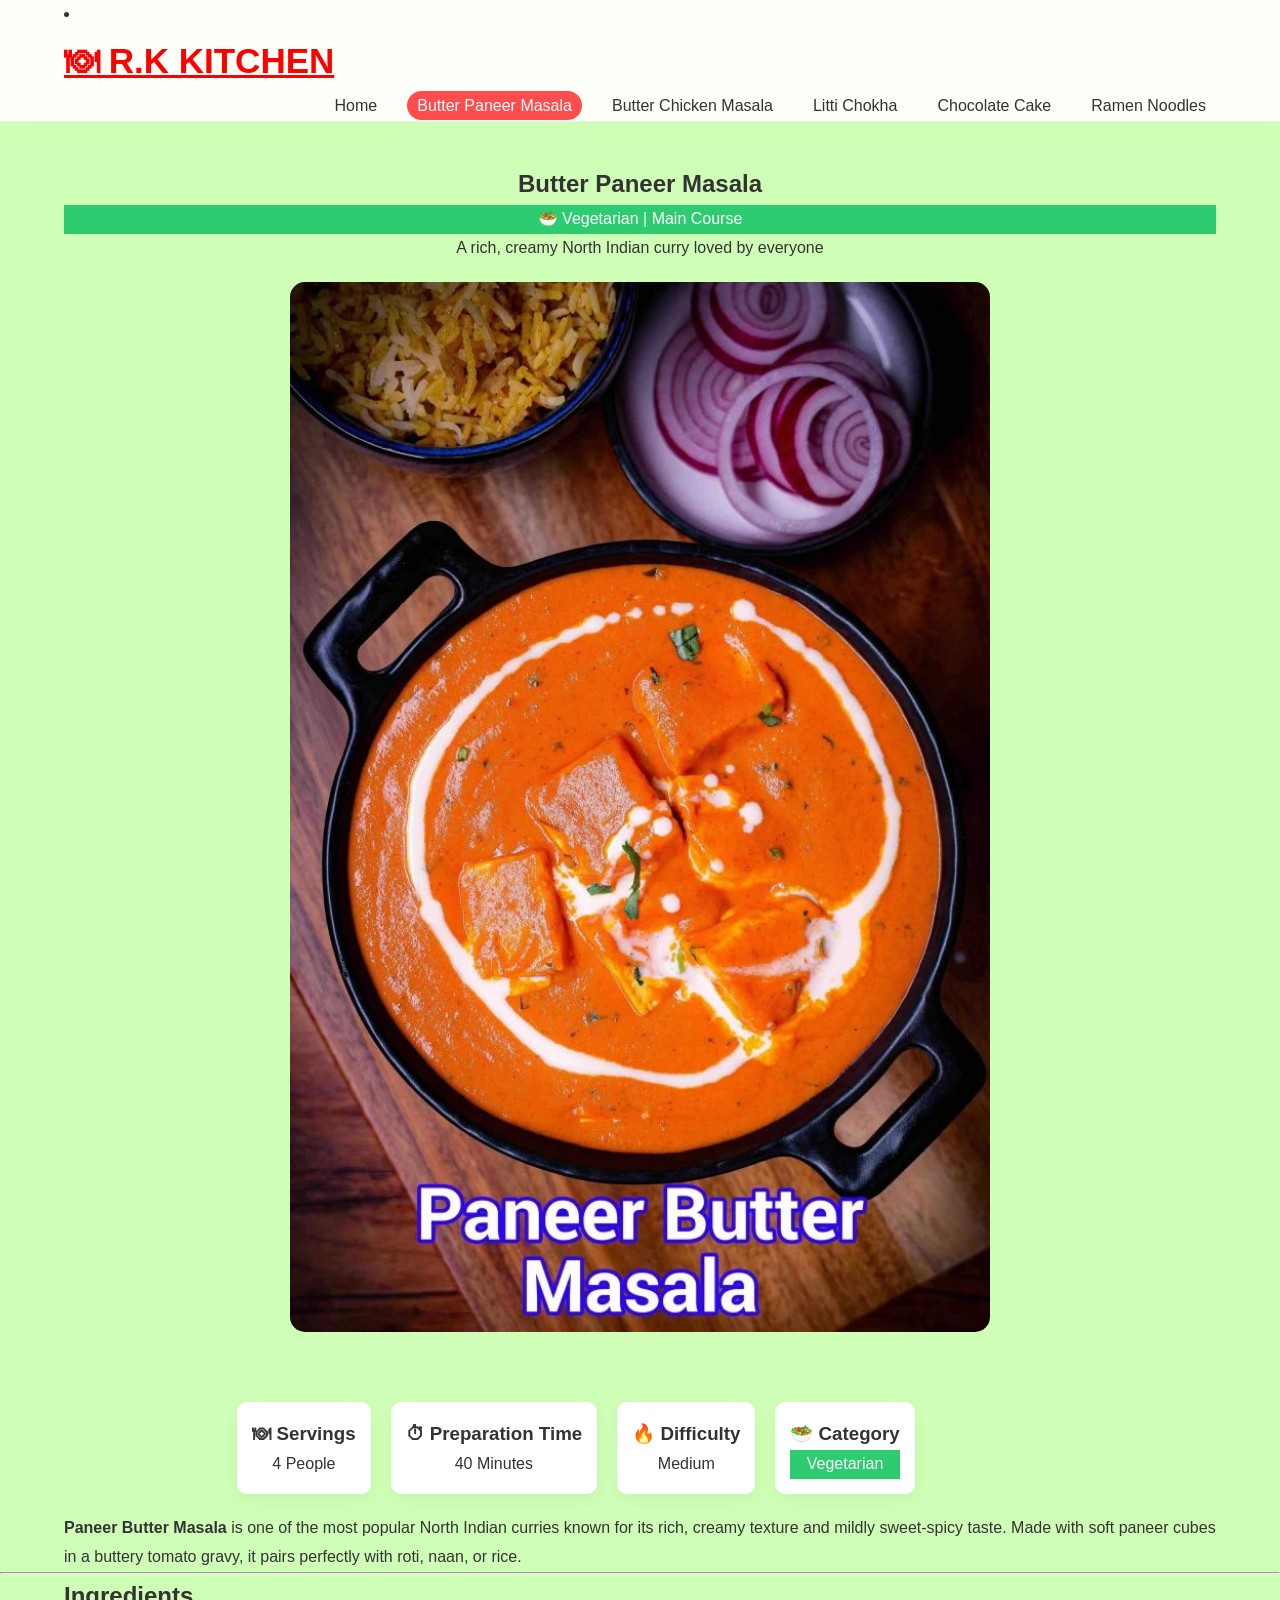
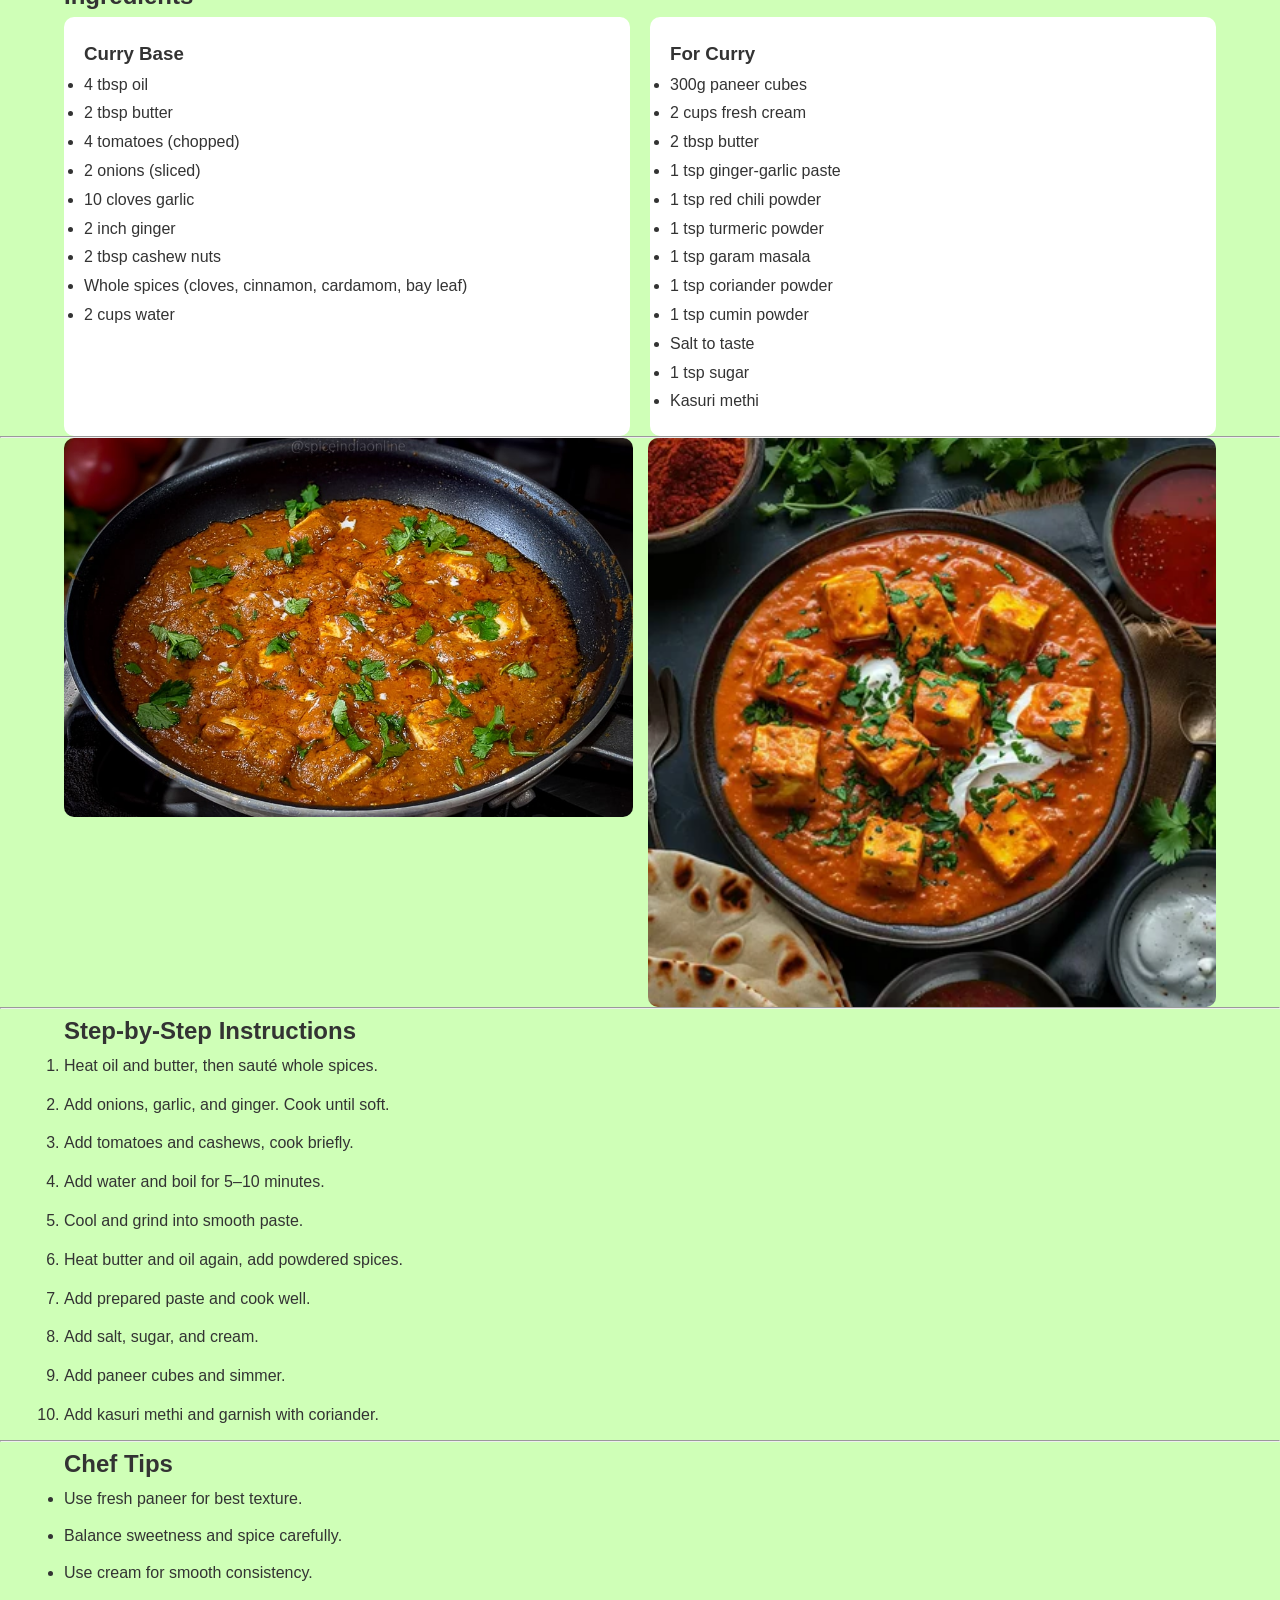
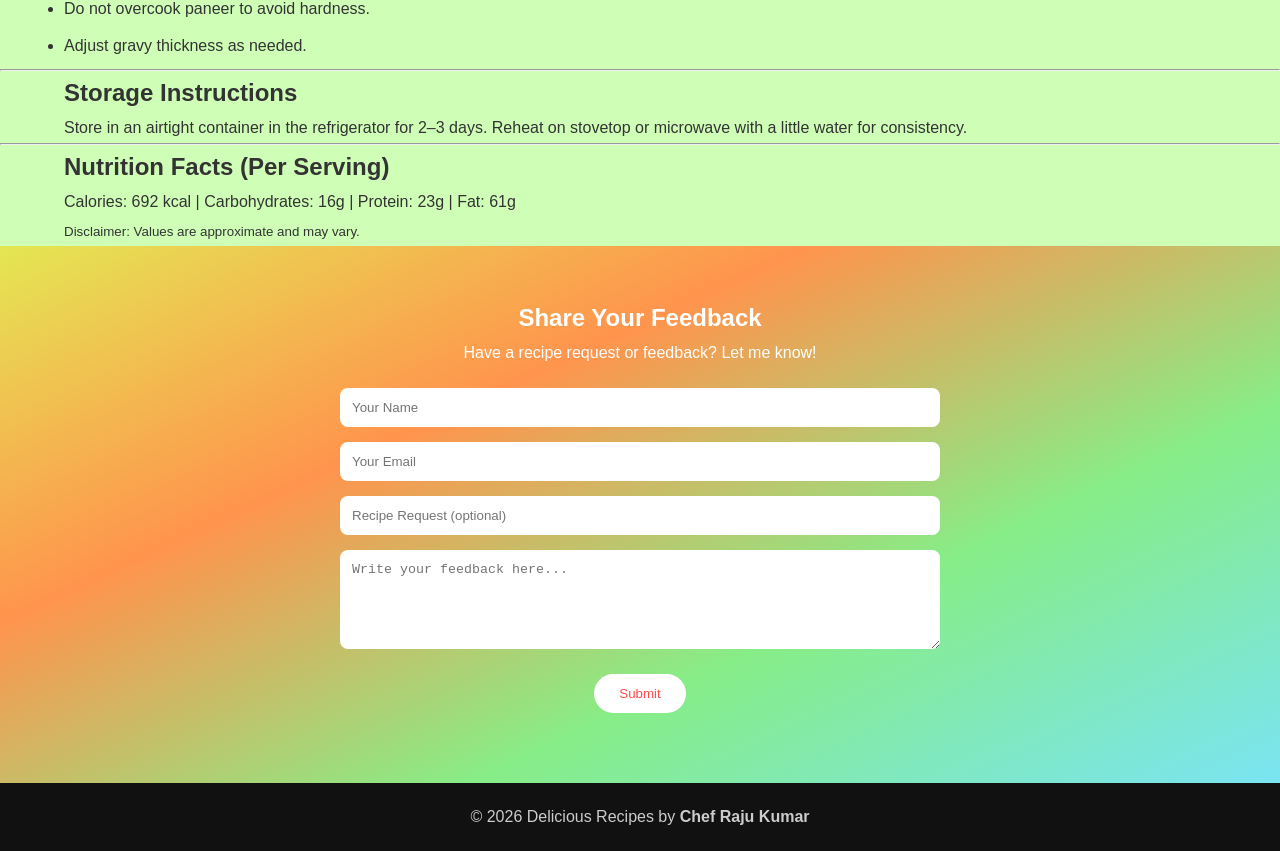
<file: recipe1.html>
<!DOCTYPE html>
<html lang="en">

<head>
    <meta charset="UTF-8">
    <meta name="viewport" content="width=device-width, initial-scale=1.0">
    <title>Butter Paneer Masala</title>
    <link rel="stylesheet" href="css/styles.css">
</head>

<body>

    <header class="main-header">
        <div class="container">
            <li><h1><a href="index.html" class="logo">🍽 R.K KITCHEN</a></h1></li>
            <nav class="navbar">
                <ul class="nav-links">
                    <li><a href="index.html">Home</a></li>
                    <li><a href="recipe1.html" class="active">Butter Paneer Masala</a></li>
                    <li><a href="recipe2.html">Butter Chicken Masala</a></li>
                    <li><a href="recipe3.html">Litti Chokha</a></li>
                    <li><a href="recipe4.html">Chocolate Cake</a></li>
                    <li><a href="recipe5.html">Ramen Noodles</a></li>
                </ul>
            </nav>
        </div>
    </header>

    <section class="recipe-hero">
        <div class="container">
            <h1 class="recipe-title">Butter Paneer Masala</h1>
            <p class="veg-tag">🥗 Vegetarian | Main Course</p>
            <p class="recipe-tagline">A rich, creamy North Indian curry loved by everyone</p>
            <img src="images/PaBM4.jpg" alt="Butter Paneer Masala" class="hero-image">
        </div>
    </section>

    <section class="recipe-meta">
        <div class="container meta-grid">
            <div class="meta-box">
                <h3>🍽 Servings</h3>
                <p>4 People</p>
            </div>
            <div class="meta-box">
                <h3>⏱ Preparation Time</h3>
                <p>40 Minutes</p>
            </div>
            <div class="meta-box">
                <h3>🔥 Difficulty</h3>
                <p>Medium</p>
            </div>
            <div class="meta-box">
    <h3>🥗 Category</h3>
    <p class="veg-tag">Vegetarian</p>
</div>
        </div>
    </section>
    
    <section class="recipe-description">
        <div class="container">
            <p>
                <strong>Paneer Butter Masala</strong> is one of the most popular North Indian curries known for its
                rich, creamy texture and mildly sweet-spicy taste. Made with soft paneer cubes in a buttery tomato
                gravy,
                it pairs perfectly with roti, naan, or rice.
            </p>
        </div>
    </section>

    <hr>

    <section class="ingredients-section">
        <div class="container">
            <h2>Ingredients</h2>

            <div class="ingredients-grid">

                <div class="ingredients-card">
                    <h3>Curry Base</h3>
                    <ul>
                        <li>4 tbsp oil</li>
                        <li>2 tbsp butter</li>
                        <li>4 tomatoes (chopped)</li>
                        <li>2 onions (sliced)</li>
                        <li>10 cloves garlic</li>
                        <li>2 inch ginger</li>
                        <li>2 tbsp cashew nuts</li>
                        <li>Whole spices (cloves, cinnamon, cardamom, bay leaf)</li>
                        <li>2 cups water</li>
                    </ul>
                </div>

                <div class="ingredients-card">
                    <h3>For Curry</h3>
                    <ul>
                        <li>300g paneer cubes</li>
                        <li>2 cups fresh cream</li>
                        <li>2 tbsp butter</li>
                        <li>1 tsp ginger-garlic paste</li>
                        <li>1 tsp red chili powder</li>
                        <li>1 tsp turmeric powder</li>
                        <li>1 tsp garam masala</li>
                        <li>1 tsp coriander powder</li>
                        <li>1 tsp cumin powder</li>
                        <li>Salt to taste</li>
                        <li>1 tsp sugar</li>
                        <li>Kasuri methi</li>
                    </ul>
                </div>

            </div>
        </div>
    </section>

    <hr>

    <section class="recipe-gallery">
        <div class="container gallery-grid">
            <img src="images/PaBM2.jpg" alt="Paneer Butter Masala">
            <img src="images/PaBM3.jpg" alt="Paneer Dish">
        </div>
    </section>

    <hr>

    <section class="instructions-section">
        <div class="container">
            <h2>Step-by-Step Instructions</h2>

            <ol class="steps">
                <li>Heat oil and butter, then sauté whole spices.</li>
                <li>Add onions, garlic, and ginger. Cook until soft.</li>
                <li>Add tomatoes and cashews, cook briefly.</li>
                <li>Add water and boil for 5–10 minutes.</li>
                <li>Cool and grind into smooth paste.</li>
                <li>Heat butter and oil again, add powdered spices.</li>
                <li>Add prepared paste and cook well.</li>
                <li>Add salt, sugar, and cream.</li>
                <li>Add paneer cubes and simmer.</li>
                <li>Add kasuri methi and garnish with coriander.</li>
            </ol>
        </div>
    </section>

    <hr>

    <section class="tips-section">
        <div class="container">
            <h2>Chef Tips</h2>
            <ul class="tips-list">
                <li>Use fresh paneer for best texture.</li>
                <li>Balance sweetness and spice carefully.</li>
                <li>Use cream for smooth consistency.</li>
                <li>Do not overcook paneer to avoid hardness.</li>
                <li>Adjust gravy thickness as needed.</li>
            </ul>
        </div>
    </section>

    <hr>

    <section class="storage-section">
        <div class="container">
            <h2>Storage Instructions</h2>
            <p>
                Store in an airtight container in the refrigerator for 2–3 days.
                Reheat on stovetop or microwave with a little water for consistency.
            </p>
        </div>
    </section>

    <hr>
    <section class="nutrition-section">
        <div class="container">
            <h2>Nutrition Facts (Per Serving)</h2>
            <p>
                Calories: 692 kcal | Carbohydrates: 16g | Protein: 23g | Fat: 61g
            </p>
            <small>
                Disclaimer: Values are approximate and may vary.
            </small>
        </div>
    </section>
    <section class="feedback-section">
        <div class="container">
            <h2>Share Your Feedback</h2>
            <p>Have a recipe request or feedback? Let me know!</p>

            <form class="feedback-form">
                <div class="form-group">
                    <input type="text" placeholder="Your Name" required>
                </div>

                <div class="form-group">
                    <input type="email" placeholder="Your Email" required>
                </div>

                <div class="form-group">
                    <input type="text" placeholder="Recipe Request (optional)">
                </div>

                <div class="form-group">
                    <textarea rows="5" placeholder="Write your feedback here..." required></textarea>
                </div>

                <button type="submit" class="btn-submit">Submit</button>
            </form>
        </div>
    </section>
    <footer class="main-footer">
        <div class="container">
            <p>© 2026 Delicious Recipes by <strong>Chef Raju Kumar</strong></p>
        </div>
    </footer>

</body>

</html>
</file>
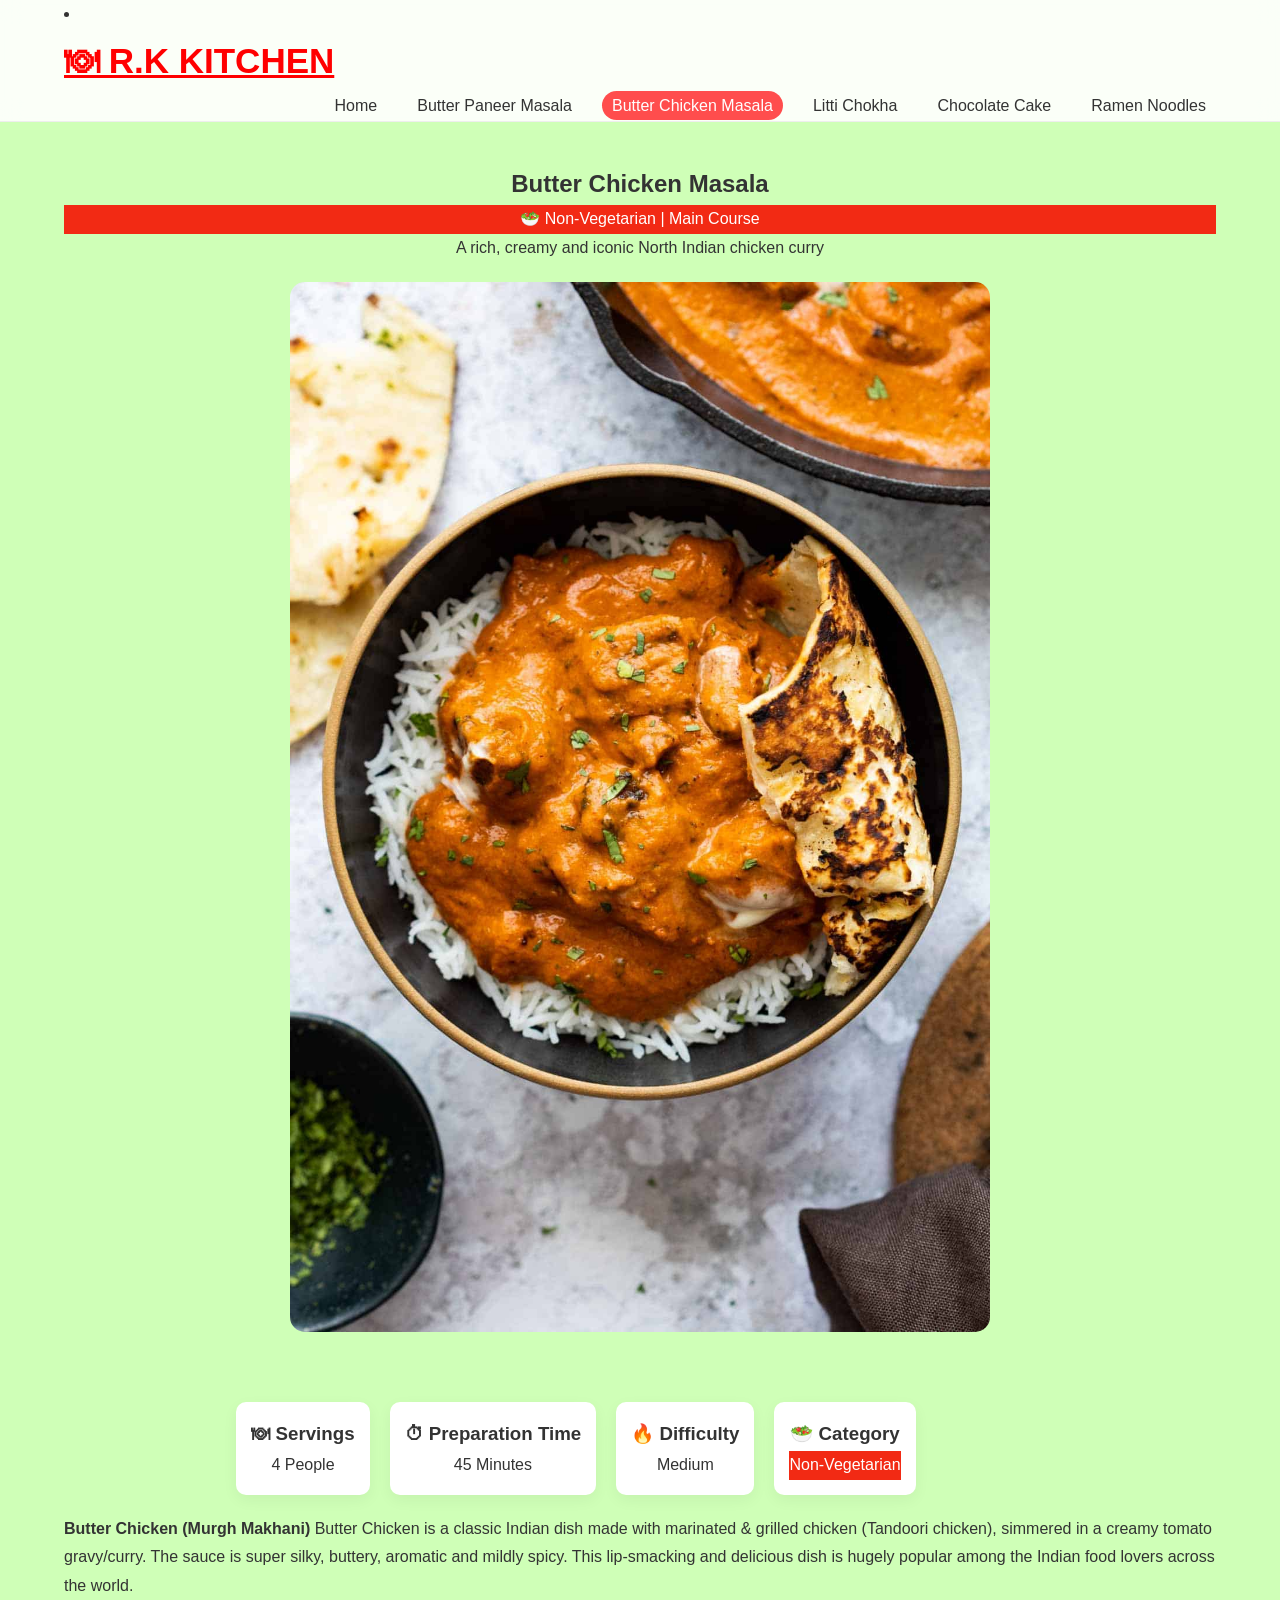
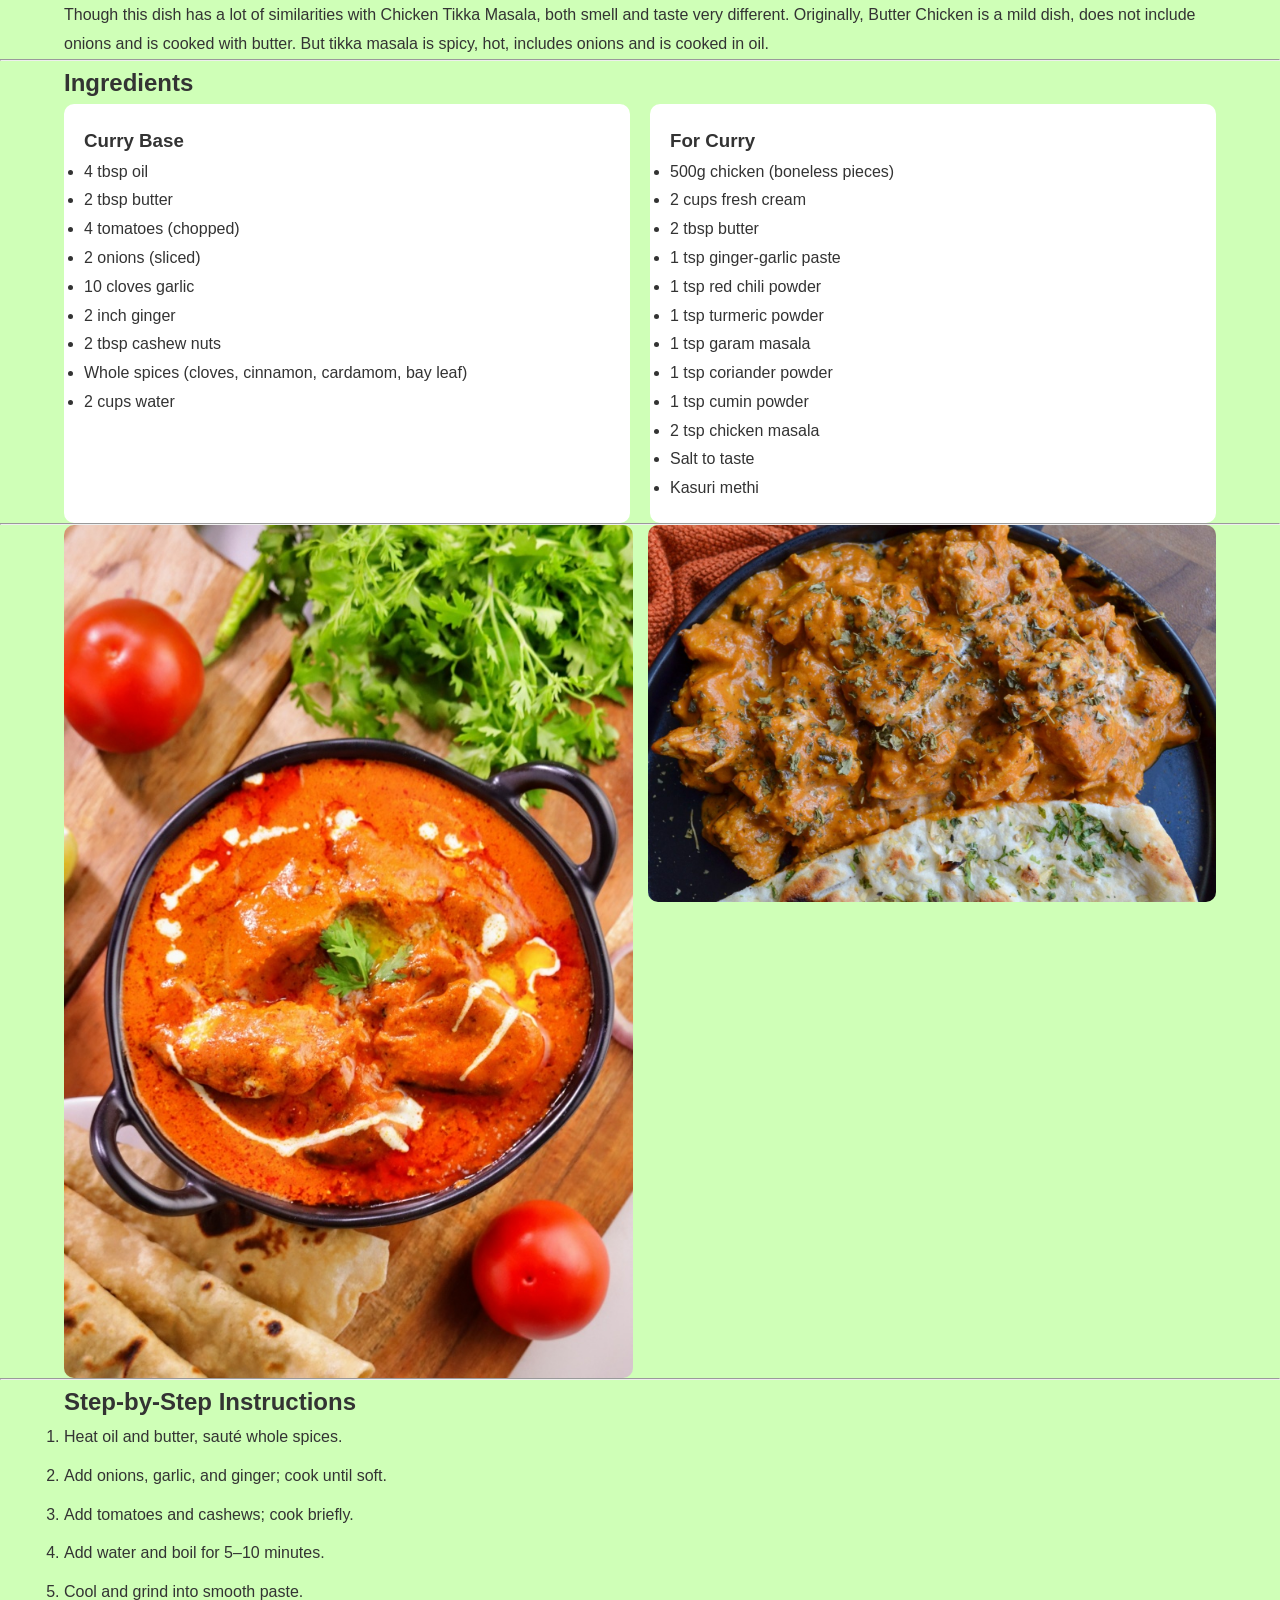
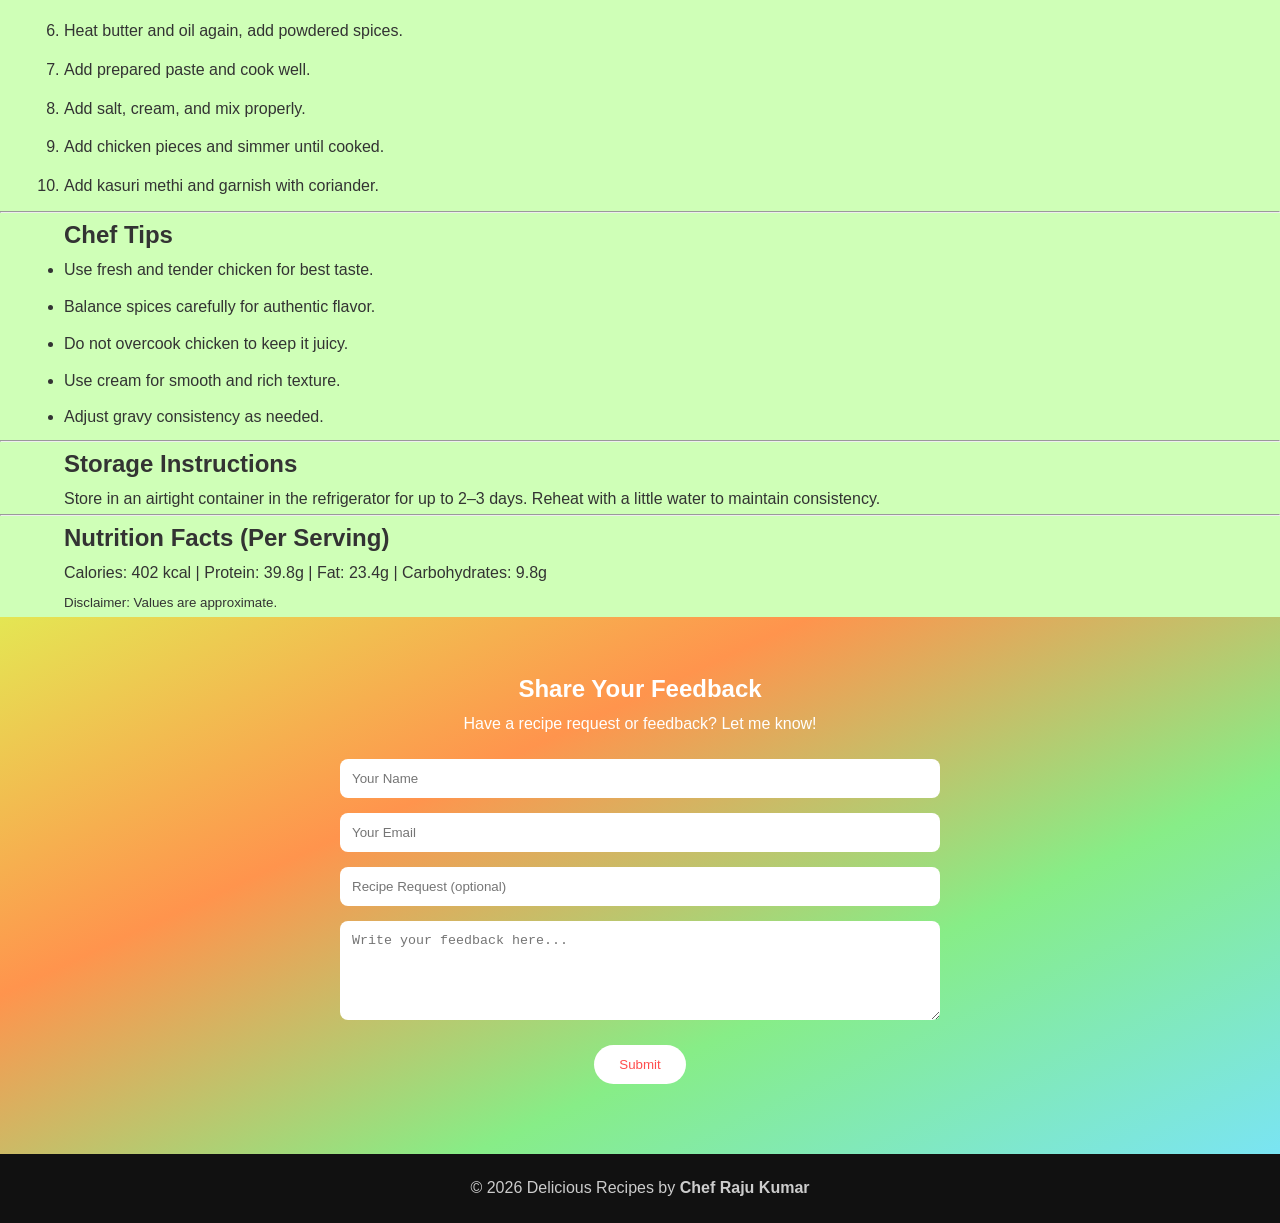
<file: recipe2.html>
<!DOCTYPE html>
<html lang="en">

<head>
    <meta charset="UTF-8">
    <meta name="viewport" content="width=device-width, initial-scale=1.0">
    <title>Butter Chicken Masala</title>
    <link rel="stylesheet" href="css/styles.css">
</head>

<body>

    <header class="main-header">
        <div class="container">
            <li><h1><a href="index.html" class="logo">🍽 R.K KITCHEN</a></h1></li>
            <nav class="navbar">
                <ul class="nav-links">
                    <li><a href="index.html">Home</a></li>
                    <li><a href="recipe1.html">Butter Paneer Masala</a></li>
                    <li><a href="recipe2.html" class="active">Butter Chicken Masala</a></li>
                    <li><a href="recipe3.html">Litti Chokha</a></li>
                    <li><a href="recipe4.html">Chocolate Cake</a></li>
                    <li><a href="recipe5.html">Ramen Noodles</a></li>
                </ul>
            </nav>
        </div>
    </header>

    <section class="recipe-hero">
        <div class="container">
            <h1 class="recipe-title">Butter Chicken Masala</h1>
            <p class="nonveg-tag">🥗 Non-Vegetarian | Main Course</p>
            <p class="recipe-tagline">A rich, creamy and iconic North Indian chicken curry</p>
            <img src="images/BCM1.jpg" alt="Butter Chicken Masala" class="hero-image">
        </div>
    </section>

    <section class="recipe-meta">
        <div class="container meta-grid">
            <div class="meta-box">
                <h3>🍽 Servings</h3>
                <p>4 People</p>
            </div>
            <div class="meta-box">
                <h3>⏱ Preparation Time</h3>
                <p>45 Minutes</p>
            </div>
            <div class="meta-box">
                <h3>🔥 Difficulty</h3>
                <p>Medium</p>
            </div>
            <div class="meta-box">
    <h3>🥗 Category</h3>
    <p class="nonveg-tag">Non-Vegetarian</p>
</div>
        </div>
    </section>

    <section class="recipe-description">
        <div class="container">
            <p>
                <strong>Butter Chicken (Murgh Makhani)</strong> Butter Chicken is a classic Indian dish made with marinated & grilled chicken (Tandoori chicken), simmered in a creamy tomato gravy/curry. The sauce is super silky, buttery, aromatic and mildly spicy. This lip-smacking and delicious dish is hugely popular among the Indian food lovers across the world.
<br>
Though this dish has a lot of similarities with Chicken Tikka Masala, both smell and taste very different. Originally, Butter Chicken is a mild dish, does not include onions and is cooked with butter. But tikka masala is spicy, hot, includes onions and is cooked in oil.
            </p>
        </div>
    </section>

    <hr>

    <section class="ingredients-section">
        <div class="container">
            <h2>Ingredients</h2>

            <div class="ingredients-grid">

                <div class="ingredients-card">
                    <h3>Curry Base</h3>
                    <ul>
                        <li>4 tbsp oil</li>
                        <li>2 tbsp butter</li>
                        <li>4 tomatoes (chopped)</li>
                        <li>2 onions (sliced)</li>
                        <li>10 cloves garlic</li>
                        <li>2 inch ginger</li>
                        <li>2 tbsp cashew nuts</li>
                        <li>Whole spices (cloves, cinnamon, cardamom, bay leaf)</li>
                        <li>2 cups water</li>
                    </ul>
                </div>

                <div class="ingredients-card">
                    <h3>For Curry</h3>
                    <ul>
                        <li>500g chicken (boneless pieces)</li>
                        <li>2 cups fresh cream</li>
                        <li>2 tbsp butter</li>
                        <li>1 tsp ginger-garlic paste</li>
                        <li>1 tsp red chili powder</li>
                        <li>1 tsp turmeric powder</li>
                        <li>1 tsp garam masala</li>
                        <li>1 tsp coriander powder</li>
                        <li>1 tsp cumin powder</li>
                        <li>2 tsp chicken masala</li>
                        <li>Salt to taste</li>
                        <li>Kasuri methi</li>
                    </ul>
                </div>

            </div>
        </div>
    </section>

    <hr>

    <section class="recipe-gallery">
        <div class="container gallery-grid">
            <img src="images/BCM2.jpg" alt="Butter Chicken">
            <img src="images/BCM3.jpg" alt="Chicken Curry">
        </div>
    </section>

    <hr>

    <section class="instructions-section">
        <div class="container">
            <h2>Step-by-Step Instructions</h2>

            <ol class="steps">
                <li>Heat oil and butter, sauté whole spices.</li>
                <li>Add onions, garlic, and ginger; cook until soft.</li>
                <li>Add tomatoes and cashews; cook briefly.</li>
                <li>Add water and boil for 5–10 minutes.</li>
                <li>Cool and grind into smooth paste.</li>
                <li>Heat butter and oil again, add powdered spices.</li>
                <li>Add prepared paste and cook well.</li>
                <li>Add salt, cream, and mix properly.</li>
                <li>Add chicken pieces and simmer until cooked.</li>
                <li>Add kasuri methi and garnish with coriander.</li>
            </ol>
        </div>
    </section>

    <hr>

    <section class="tips-section">
        <div class="container">
            <h2>Chef Tips</h2>
            <ul class="tips-list">
                <li>Use fresh and tender chicken for best taste.</li>
                <li>Balance spices carefully for authentic flavor.</li>
                <li>Do not overcook chicken to keep it juicy.</li>
                <li>Use cream for smooth and rich texture.</li>
                <li>Adjust gravy consistency as needed.</li>
            </ul>
        </div>
    </section>

    <hr>

    <section class="storage-section">
        <div class="container">
            <h2>Storage Instructions</h2>
            <p>
                Store in an airtight container in the refrigerator for up to 2–3 days.
                Reheat with a little water to maintain consistency.
            </p>
        </div>
    </section>

    <hr>

    <section class="nutrition-section">
        <div class="container">
            <h2>Nutrition Facts (Per Serving)</h2>
            <p>
                Calories: 402 kcal | Protein: 39.8g | Fat: 23.4g | Carbohydrates: 9.8g
            </p>
            <small>
                Disclaimer: Values are approximate.
            </small>
        </div>
    </section>
    <section class="feedback-section">
        <div class="container">
            <h2>Share Your Feedback</h2>
            <p>Have a recipe request or feedback? Let me know!</p>

            <form class="feedback-form">
                <div class="form-group">
                    <input type="text" placeholder="Your Name" required>
                </div>

                <div class="form-group">
                    <input type="email" placeholder="Your Email" required>
                </div>

                <div class="form-group">
                    <input type="text" placeholder="Recipe Request (optional)">
                </div>

                <div class="form-group">
                    <textarea rows="5" placeholder="Write your feedback here..." required></textarea>
                </div>

                <button type="submit" class="btn-submit">Submit</button>
            </form>
        </div>
    </section>
    <footer class="main-footer">
        <div class="container">
            <p>© 2026 Delicious Recipes by <strong>Chef Raju Kumar</strong></p>
        </div>
    </footer>

</body>

</html>
</file>
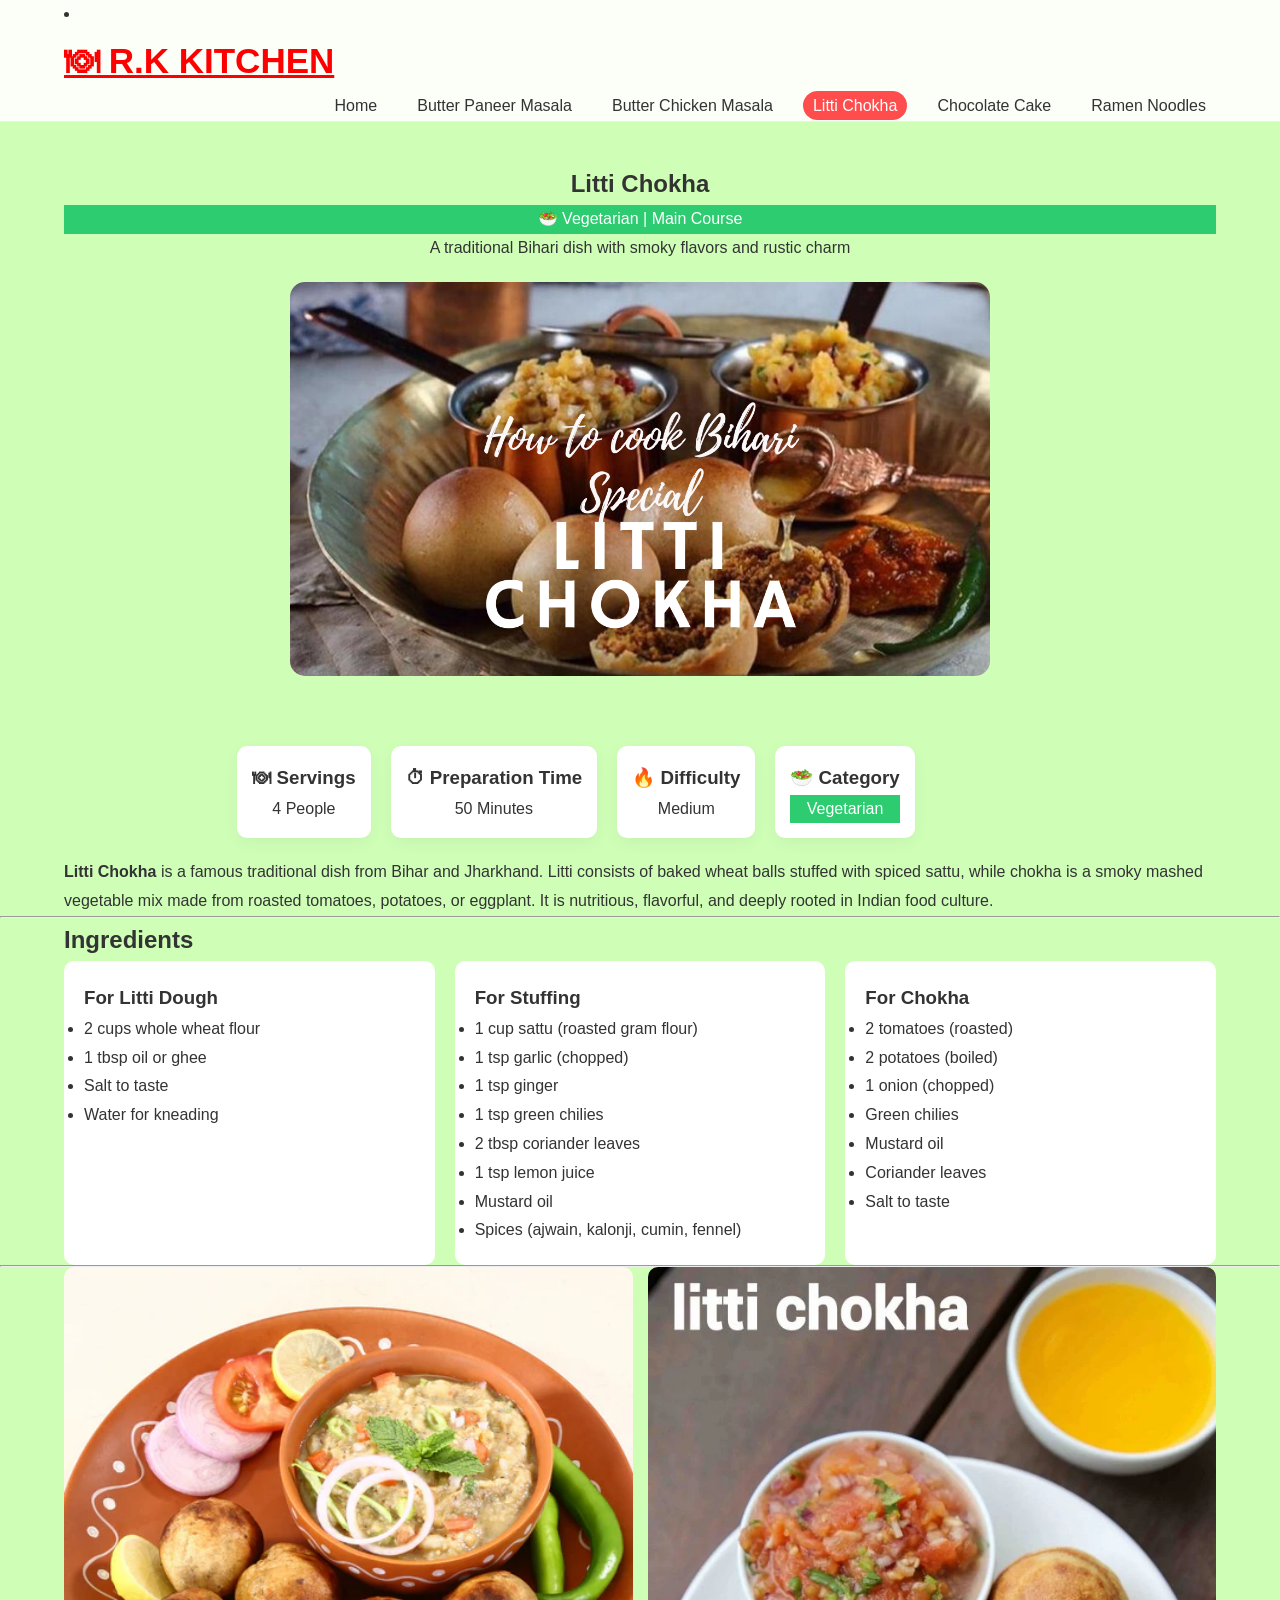
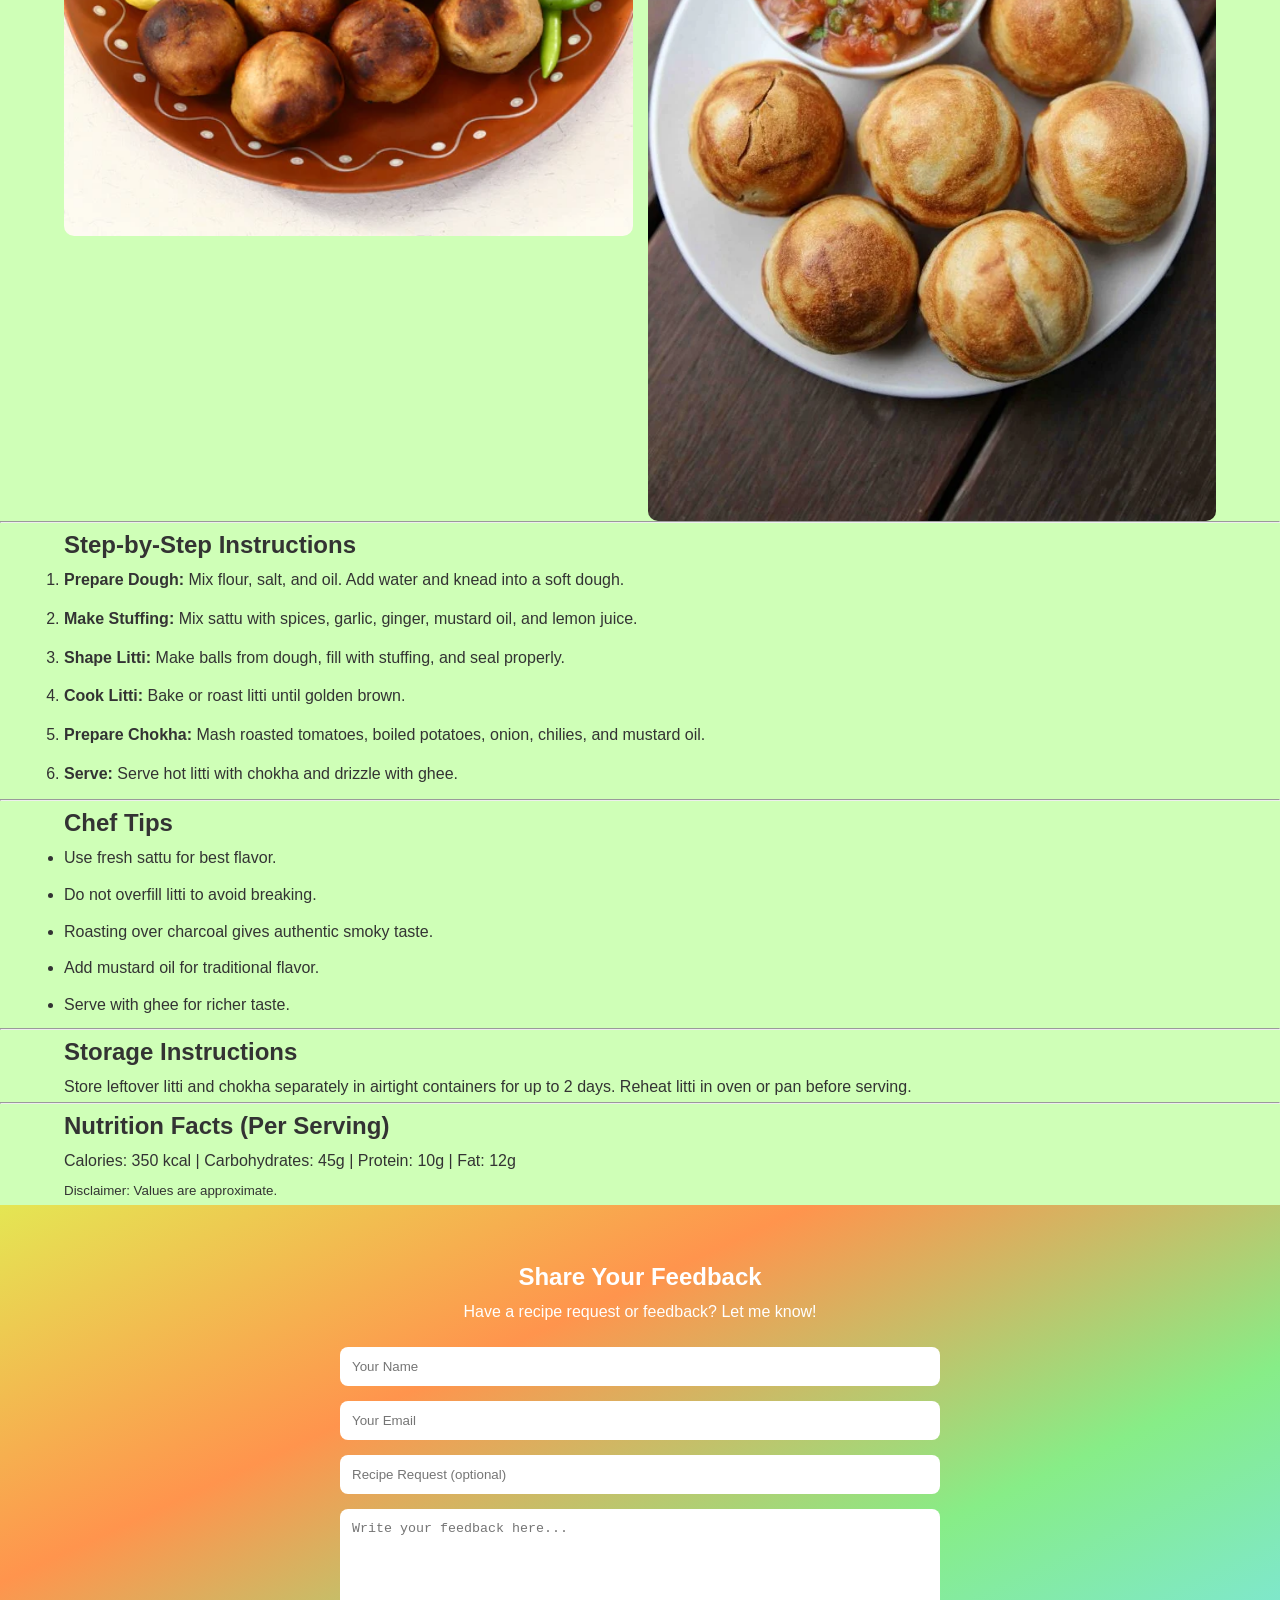
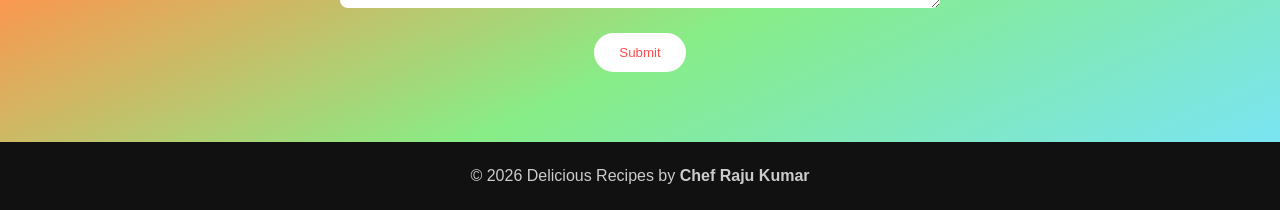
<file: recipe3.html>
<!DOCTYPE html>
<html lang="en">

<head>
    <meta charset="UTF-8">
    <meta name="viewport" content="width=device-width, initial-scale=1.0">
    <title>Litti Chokha</title>
    <link rel="stylesheet" href="css/styles.css">
</head>

<body>

    <header class="main-header">
        <div class="container">
           <li><h1><a href="index.html" class="logo">🍽 R.K KITCHEN</a></h1></li>
            <nav class="navbar">
                <ul class="nav-links">
                    <li><a href="index.html">Home</a></li>
                    <li><a href="recipe1.html">Butter Paneer Masala</a></li>
                    <li><a href="recipe2.html">Butter Chicken Masala</a></li>
                    <li><a href="recipe3.html" class="active">Litti Chokha</a></li>
                    <li><a href="recipe4.html">Chocolate Cake</a></li>
                    <li><a href="recipe5.html">Ramen Noodles</a></li>
                </ul>
            </nav>
        </div>
    </header>

    <section class="recipe-hero">
        <div class="container">
            <h1 class="recipe-title">Litti Chokha</h1>
            <p class="veg-tag">🥗 Vegetarian | Main Course</p>
            <p class="recipe-tagline">A traditional Bihari dish with smoky flavors and rustic charm</p>
            <img src="images/LC1.jpg" alt="Litti Chokha" class="hero-image">
        </div>
    </section>

    <section class="recipe-meta">
        <div class="container meta-grid">
            <div class="meta-box">
                <h3>🍽 Servings</h3>
                <p>4 People</p>
            </div>
            <div class="meta-box">
                <h3>⏱ Preparation Time</h3>
                <p>50 Minutes</p>
            </div>
            <div class="meta-box">
                <h3>🔥 Difficulty</h3>
                <p>Medium</p>
            </div>
            <div class="meta-box">
    <h3>🥗 Category</h3>
    <p class="veg-tag">Vegetarian</p>
</div>
        </div>
    </section>

    <section class="recipe-description">
        <div class="container">
            <p>
                <strong>Litti Chokha</strong> is a famous traditional dish from Bihar and Jharkhand.
                Litti consists of baked wheat balls stuffed with spiced sattu, while chokha is a smoky mashed
                vegetable mix made from roasted tomatoes, potatoes, or eggplant. It is nutritious, flavorful,
                and deeply rooted in Indian food culture.
            </p>
        </div>
    </section>

    <hr>

    <section class="ingredients-section">
        <div class="container">
            <h2>Ingredients</h2>

            <div class="ingredients-grid">

                <div class="ingredients-card">
                    <h3>For Litti Dough</h3>
                    <ul>
                        <li>2 cups whole wheat flour</li>
                        <li>1 tbsp oil or ghee</li>
                        <li>Salt to taste</li>
                        <li>Water for kneading</li>
                    </ul>
                </div>

                <div class="ingredients-card">
                    <h3>For Stuffing</h3>
                    <ul>
                        <li>1 cup sattu (roasted gram flour)</li>
                        <li>1 tsp garlic (chopped)</li>
                        <li>1 tsp ginger</li>
                        <li>1 tsp green chilies</li>
                        <li>2 tbsp coriander leaves</li>
                        <li>1 tsp lemon juice</li>
                        <li>Mustard oil</li>
                        <li>Spices (ajwain, kalonji, cumin, fennel)</li>
                    </ul>
                </div>

                <div class="ingredients-card">
                    <h3>For Chokha</h3>
                    <ul>
                        <li>2 tomatoes (roasted)</li>
                        <li>2 potatoes (boiled)</li>
                        <li>1 onion (chopped)</li>
                        <li>Green chilies</li>
                        <li>Mustard oil</li>
                        <li>Coriander leaves</li>
                        <li>Salt to taste</li>
                    </ul>
                </div>

            </div>
        </div>
    </section>

    <hr>

    <section class="recipe-gallery">
        <div class="container gallery-grid">
            <img src="images/LC2.jpg" alt="Litti Chokha Preparation">
            <img src="images/LC3.jpg" alt="Litti Chokha Serving">
        </div>
    </section>

    <hr>

    <section class="instructions-section">
        <div class="container">
            <h2>Step-by-Step Instructions</h2>

            <ol class="steps">

                <li><strong>Prepare Dough:</strong> Mix flour, salt, and oil. Add water and knead into a soft dough.
                </li>

                <li><strong>Make Stuffing:</strong> Mix sattu with spices, garlic, ginger, mustard oil, and lemon juice.
                </li>

                <li><strong>Shape Litti:</strong> Make balls from dough, fill with stuffing, and seal properly.</li>

                <li><strong>Cook Litti:</strong> Bake or roast litti until golden brown.</li>

                <li><strong>Prepare Chokha:</strong> Mash roasted tomatoes, boiled potatoes, onion, chilies, and mustard
                    oil.</li>

                <li><strong>Serve:</strong> Serve hot litti with chokha and drizzle with ghee.</li>

            </ol>
        </div>
    </section>

    <hr>

    <section class="tips-section">
        <div class="container">
            <h2>Chef Tips</h2>
            <ul class="tips-list">
                <li>Use fresh sattu for best flavor.</li>
                <li>Do not overfill litti to avoid breaking.</li>
                <li>Roasting over charcoal gives authentic smoky taste.</li>
                <li>Add mustard oil for traditional flavor.</li>
                <li>Serve with ghee for richer taste.</li>
            </ul>
        </div>
    </section>

    <hr>

    <section class="storage-section">
        <div class="container">
            <h2>Storage Instructions</h2>
            <p>
                Store leftover litti and chokha separately in airtight containers for up to 2 days.
                Reheat litti in oven or pan before serving.
            </p>
        </div>
    </section>

    <hr>

    <section class="nutrition-section">
        <div class="container">
            <h2>Nutrition Facts (Per Serving)</h2>
            <p>
                Calories: 350 kcal | Carbohydrates: 45g | Protein: 10g | Fat: 12g
            </p>
            <small>
                Disclaimer: Values are approximate.
            </small>
        </div>
    </section>
    <section class="feedback-section">
        <div class="container">
            <h2>Share Your Feedback</h2>
            <p>Have a recipe request or feedback? Let me know!</p>

            <form class="feedback-form">
                <div class="form-group">
                    <input type="text" placeholder="Your Name" required>
                </div>

                <div class="form-group">
                    <input type="email" placeholder="Your Email" required>
                </div>

                <div class="form-group">
                    <input type="text" placeholder="Recipe Request (optional)">
                </div>

                <div class="form-group">
                    <textarea rows="5" placeholder="Write your feedback here..." required></textarea>
                </div>

                <button type="submit" class="btn-submit">Submit</button>
            </form>
        </div>
    </section>
    <footer class="main-footer">
        <div class="container">
            <p>© 2026 Delicious Recipes by <strong>Chef Raju Kumar</strong></p>
        </div>
    </footer>

</body>

</html>
</file>
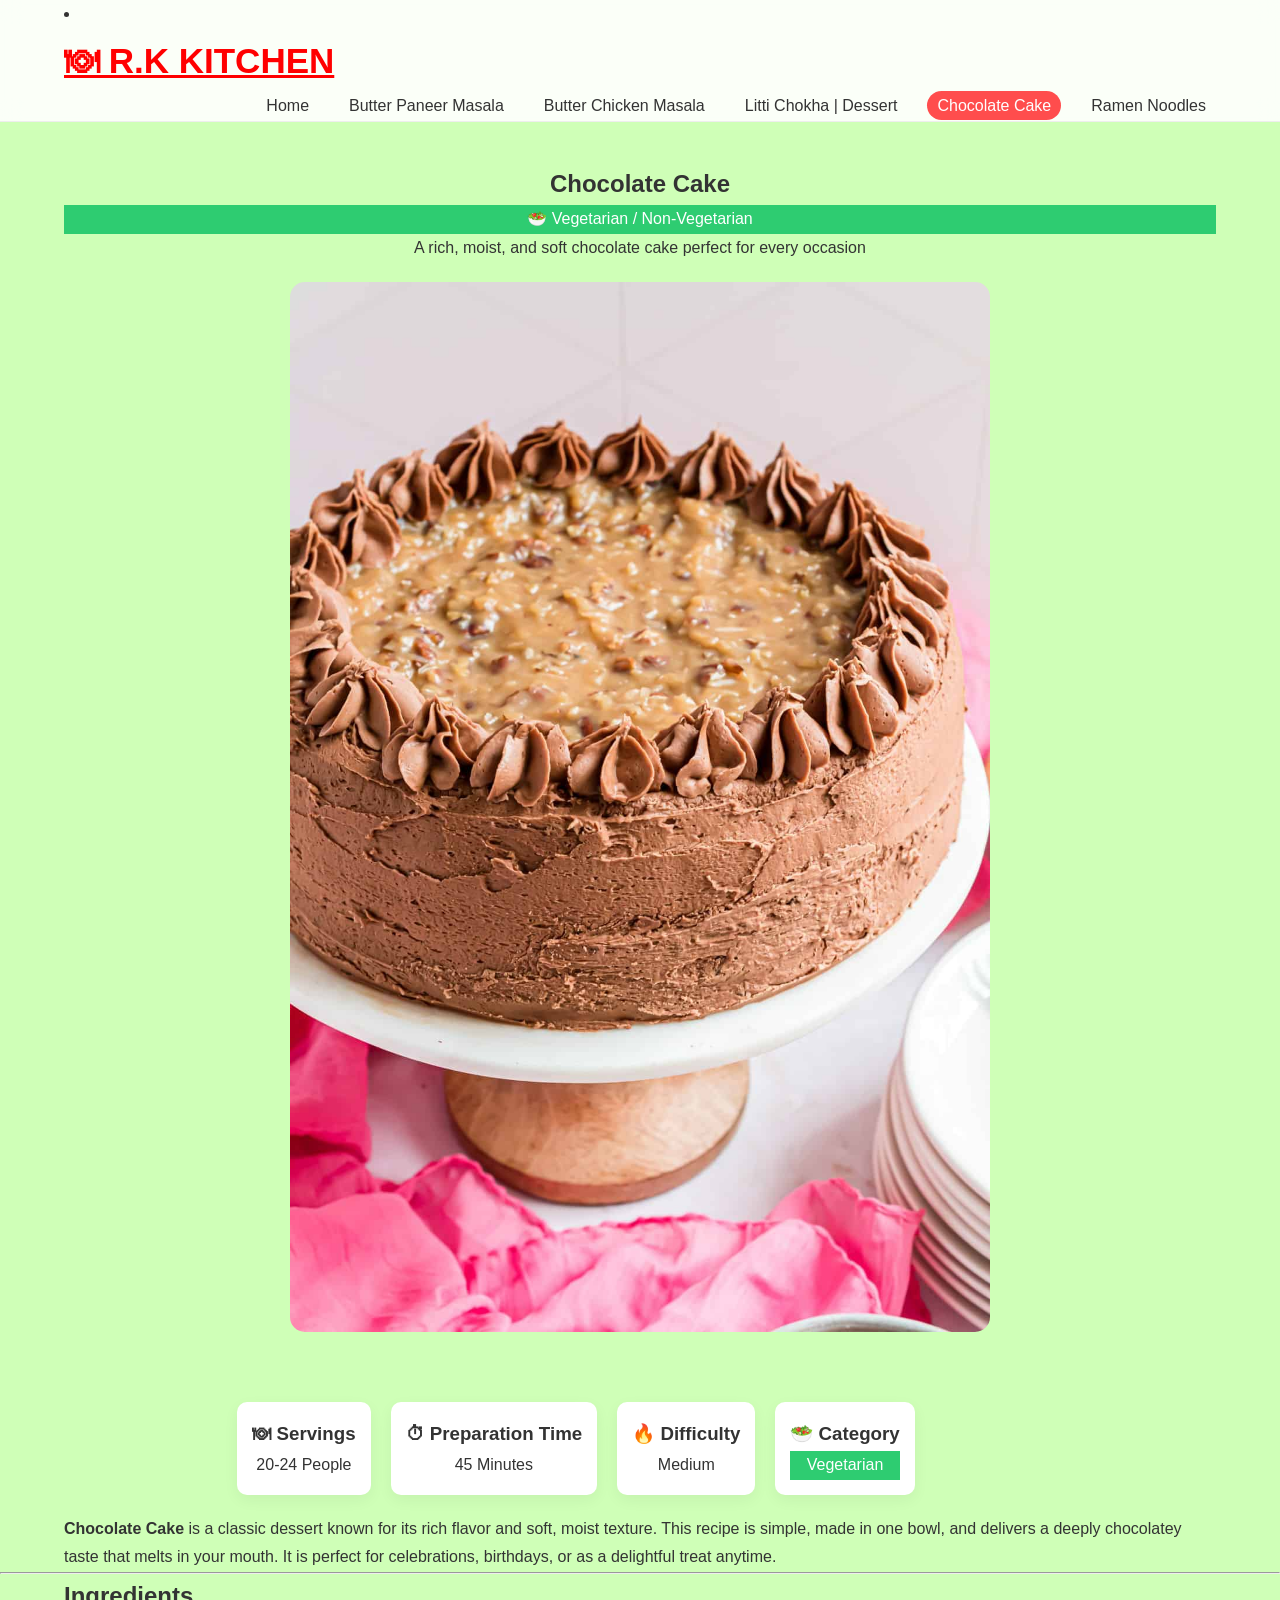
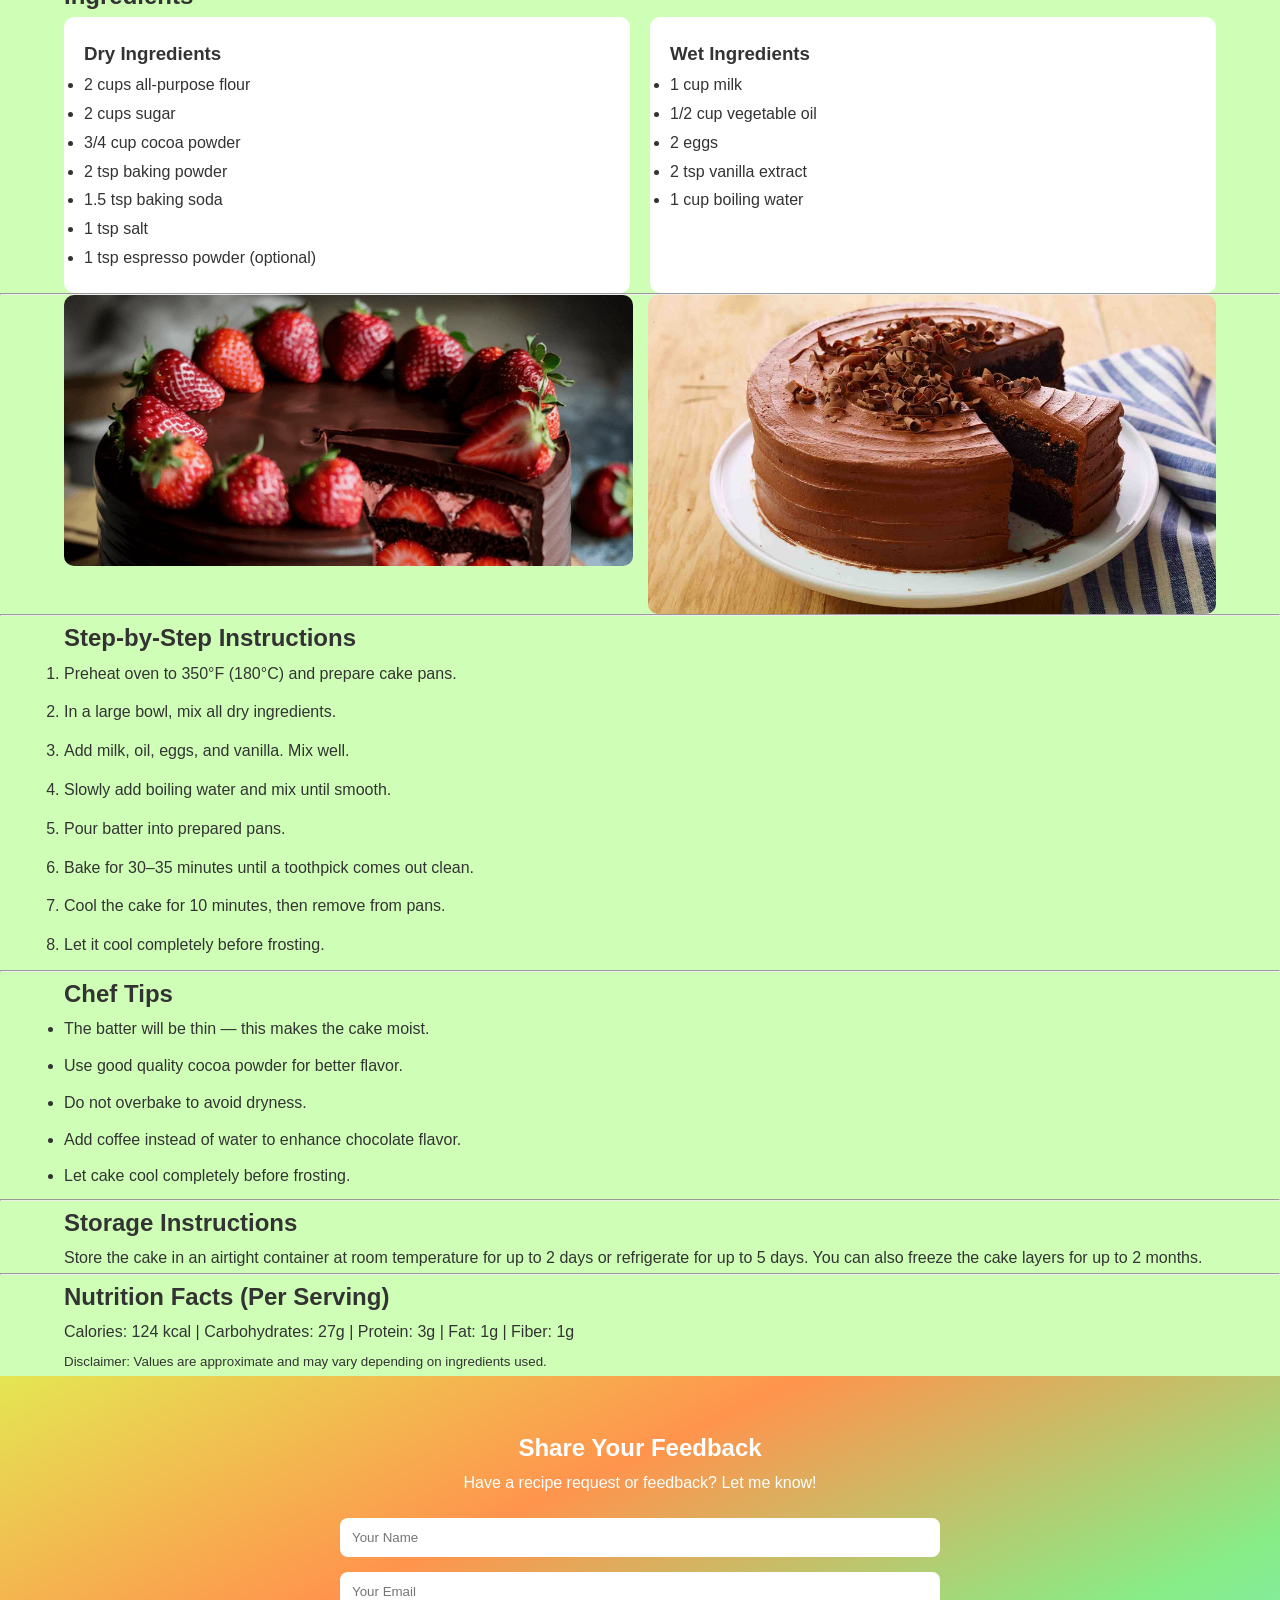
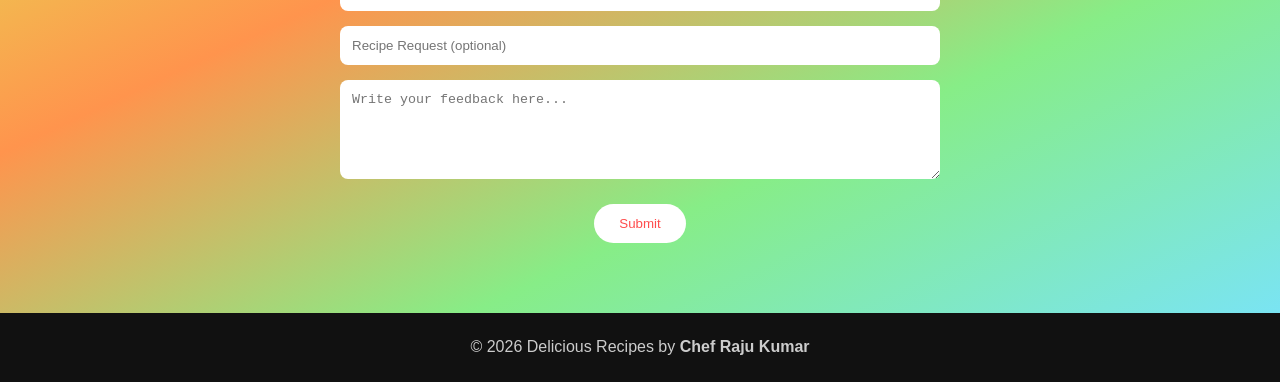
<file: recipe4.html>
<!DOCTYPE html>
<html lang="en">

<head>
    <meta charset="UTF-8">
    <meta name="viewport" content="width=device-width, initial-scale=1.0">
    <title>Chocolate Cake</title>
    <link rel="stylesheet" href="css/styles.css">
</head>

<body>

    <header class="main-header">
        <div class="container">
            <li><h1><a href="index.html" class="logo">🍽 R.K KITCHEN</a></h1></li>
            <nav class="navbar">
                <ul class="nav-links">
                    <li><a href="index.html">Home</a></li>
                    <li><a href="recipe1.html">Butter Paneer Masala</a></li>
                    <li><a href="recipe2.html">Butter Chicken Masala</a></li>
                    <li><a href="recipe3.html">Litti Chokha | Dessert</a></li>
                    <li><a href="recipe4.html" class="active">Chocolate Cake</a></li>
                    <li><a href="recipe5.html">Ramen Noodles</a></li>
                </ul>
            </nav>
        </div>
    </header>

    <section class="recipe-hero">
        <div class="container">
            <h1 class="recipe-title">Chocolate Cake</h1>
            <p class="veg-tag">🥗 Vegetarian / Non-Vegetarian</p>
            <p class="recipe-tagline">A rich, moist, and soft chocolate cake perfect for every occasion</p>
            <img src="images/CC1.jpg" alt="Chocolate Cake" class="hero-image">
        </div>
    </section>

    <section class="recipe-meta">
        <div class="container meta-grid">
            <div class="meta-box">
                <h3>🍽 Servings</h3>
                <p>20-24 People</p>
            </div>
            <div class="meta-box">
                <h3>⏱ Preparation Time</h3>
                <p>45 Minutes</p>
            </div>
            <div class="meta-box">
                <h3>🔥 Difficulty</h3>
                <p>Medium</p>
            </div>
            <div class="meta-box">
    <h3>🥗 Category</h3>
    <p class="veg-tag">Vegetarian</p>
</div>
        </div>
    </section>

    <section class="recipe-description">
        <div class="container">
            <p>
                <strong>Chocolate Cake</strong> is a classic dessert known for its rich flavor and soft, moist texture.
                This recipe is simple, made in one bowl, and delivers a deeply chocolatey taste that melts in your
                mouth.
                It is perfect for celebrations, birthdays, or as a delightful treat anytime.
            </p>
        </div>
    </section>

    <hr>

    <section class="ingredients-section">
        <div class="container">
            <h2>Ingredients</h2>

            <div class="ingredients-grid">
                <div class="ingredients-card">
                    <h3>Dry Ingredients</h3>
                    <ul>
                        <li>2 cups all-purpose flour</li>
                        <li>2 cups sugar</li>
                        <li>3/4 cup cocoa powder</li>
                        <li>2 tsp baking powder</li>
                        <li>1.5 tsp baking soda</li>
                        <li>1 tsp salt</li>
                        <li>1 tsp espresso powder (optional)</li>
                    </ul>
                </div>

                <div class="ingredients-card">
                    <h3>Wet Ingredients</h3>
                    <ul>
                        <li>1 cup milk</li>
                        <li>1/2 cup vegetable oil</li>
                        <li>2 eggs</li>
                        <li>2 tsp vanilla extract</li>
                        <li>1 cup boiling water</li>
                    </ul>
                </div>
            </div>
        </div>
    </section>

    <hr>

    <section class="recipe-gallery">
        <div class="container gallery-grid">
            <img src="images/CC2.jpg" alt="Chocolate Cake Slice">
            <img src="images/CC3.jpg" alt="Chocolate Cake Decoration">
        </div>
    </section>

    <hr>

    <section class="instructions-section">
        <div class="container">
            <h2>Step-by-Step Instructions</h2>

            <ol class="steps">
                <li>Preheat oven to 350°F (180°C) and prepare cake pans.</li>
                <li>In a large bowl, mix all dry ingredients.</li>
                <li>Add milk, oil, eggs, and vanilla. Mix well.</li>
                <li>Slowly add boiling water and mix until smooth.</li>
                <li>Pour batter into prepared pans.</li>
                <li>Bake for 30–35 minutes until a toothpick comes out clean.</li>
                <li>Cool the cake for 10 minutes, then remove from pans.</li>
                <li>Let it cool completely before frosting.</li>
            </ol>
        </div>
    </section>

    <hr>

    <section class="tips-section">
        <div class="container">
            <h2>Chef Tips</h2>
            <ul class="tips-list">
                <li>The batter will be thin — this makes the cake moist.</li>
                <li>Use good quality cocoa powder for better flavor.</li>
                <li>Do not overbake to avoid dryness.</li>
                <li>Add coffee instead of water to enhance chocolate flavor.</li>
                <li>Let cake cool completely before frosting.</li>
            </ul>
        </div>
    </section>

    <hr>

    <section class="storage-section">
        <div class="container">
            <h2>Storage Instructions</h2>
            <p>
                Store the cake in an airtight container at room temperature for up to 2 days
                or refrigerate for up to 5 days. You can also freeze the cake layers for up to 2 months.
            </p>
        </div>
    </section>

    <hr>

    <section class="nutrition-section">
        <div class="container">
            <h2>Nutrition Facts (Per Serving)</h2>
            <p>
                Calories: 124 kcal | Carbohydrates: 27g | Protein: 3g | Fat: 1g | Fiber: 1g
            </p>
            <small>
                Disclaimer: Values are approximate and may vary depending on ingredients used.
            </small>
        </div>
    </section>
    <section class="feedback-section">
        <div class="container">
            <h2>Share Your Feedback</h2>
            <p>Have a recipe request or feedback? Let me know!</p>

            <form class="feedback-form">
                <div class="form-group">
                    <input type="text" placeholder="Your Name" required>
                </div>

                <div class="form-group">
                    <input type="email" placeholder="Your Email" required>
                </div>

                <div class="form-group">
                    <input type="text" placeholder="Recipe Request (optional)">
                </div>

                <div class="form-group">
                    <textarea rows="5" placeholder="Write your feedback here..." required></textarea>
                </div>

                <button type="submit" class="btn-submit">Submit</button>
            </form>
        </div>
    </section>
    <footer class="main-footer">
        <div class="container">
            <p>© 2026 Delicious Recipes by <strong>Chef Raju Kumar</strong></p>
        </div>
    </footer>

</body>

</html>
</file>
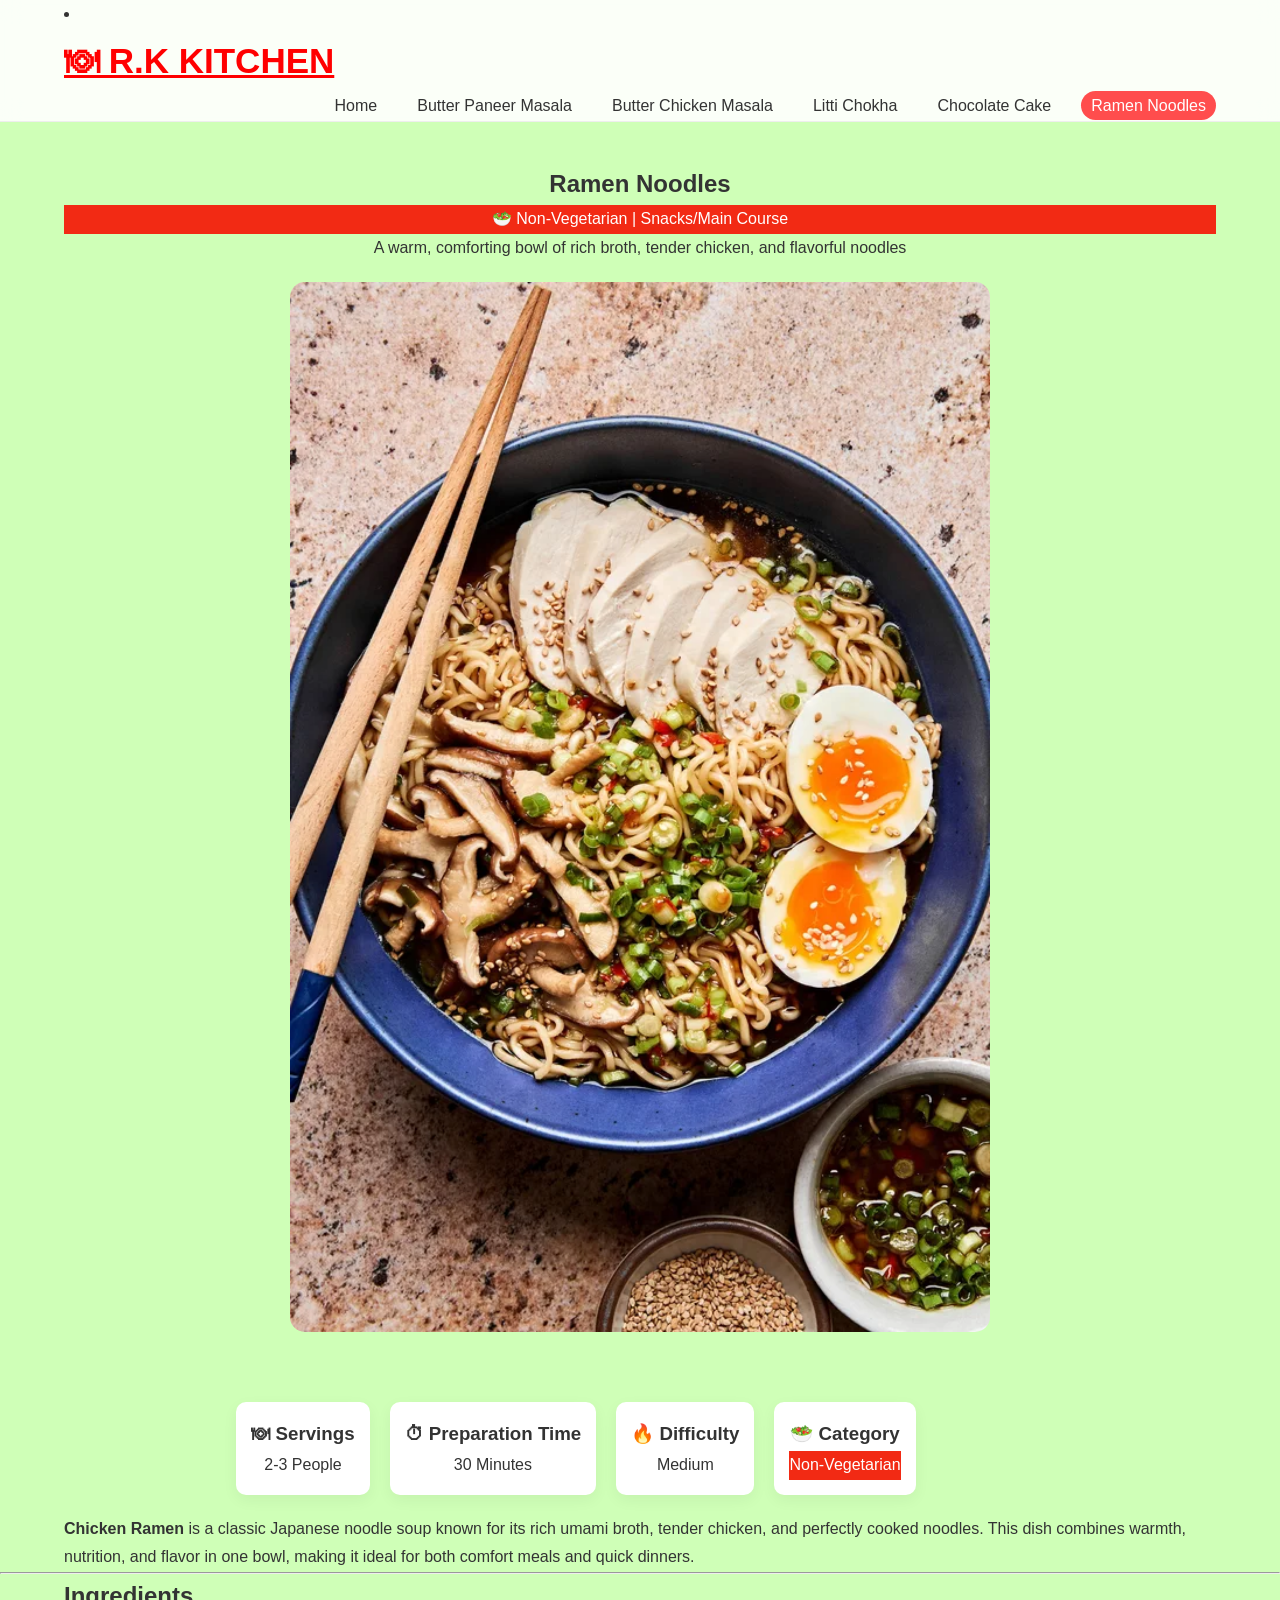
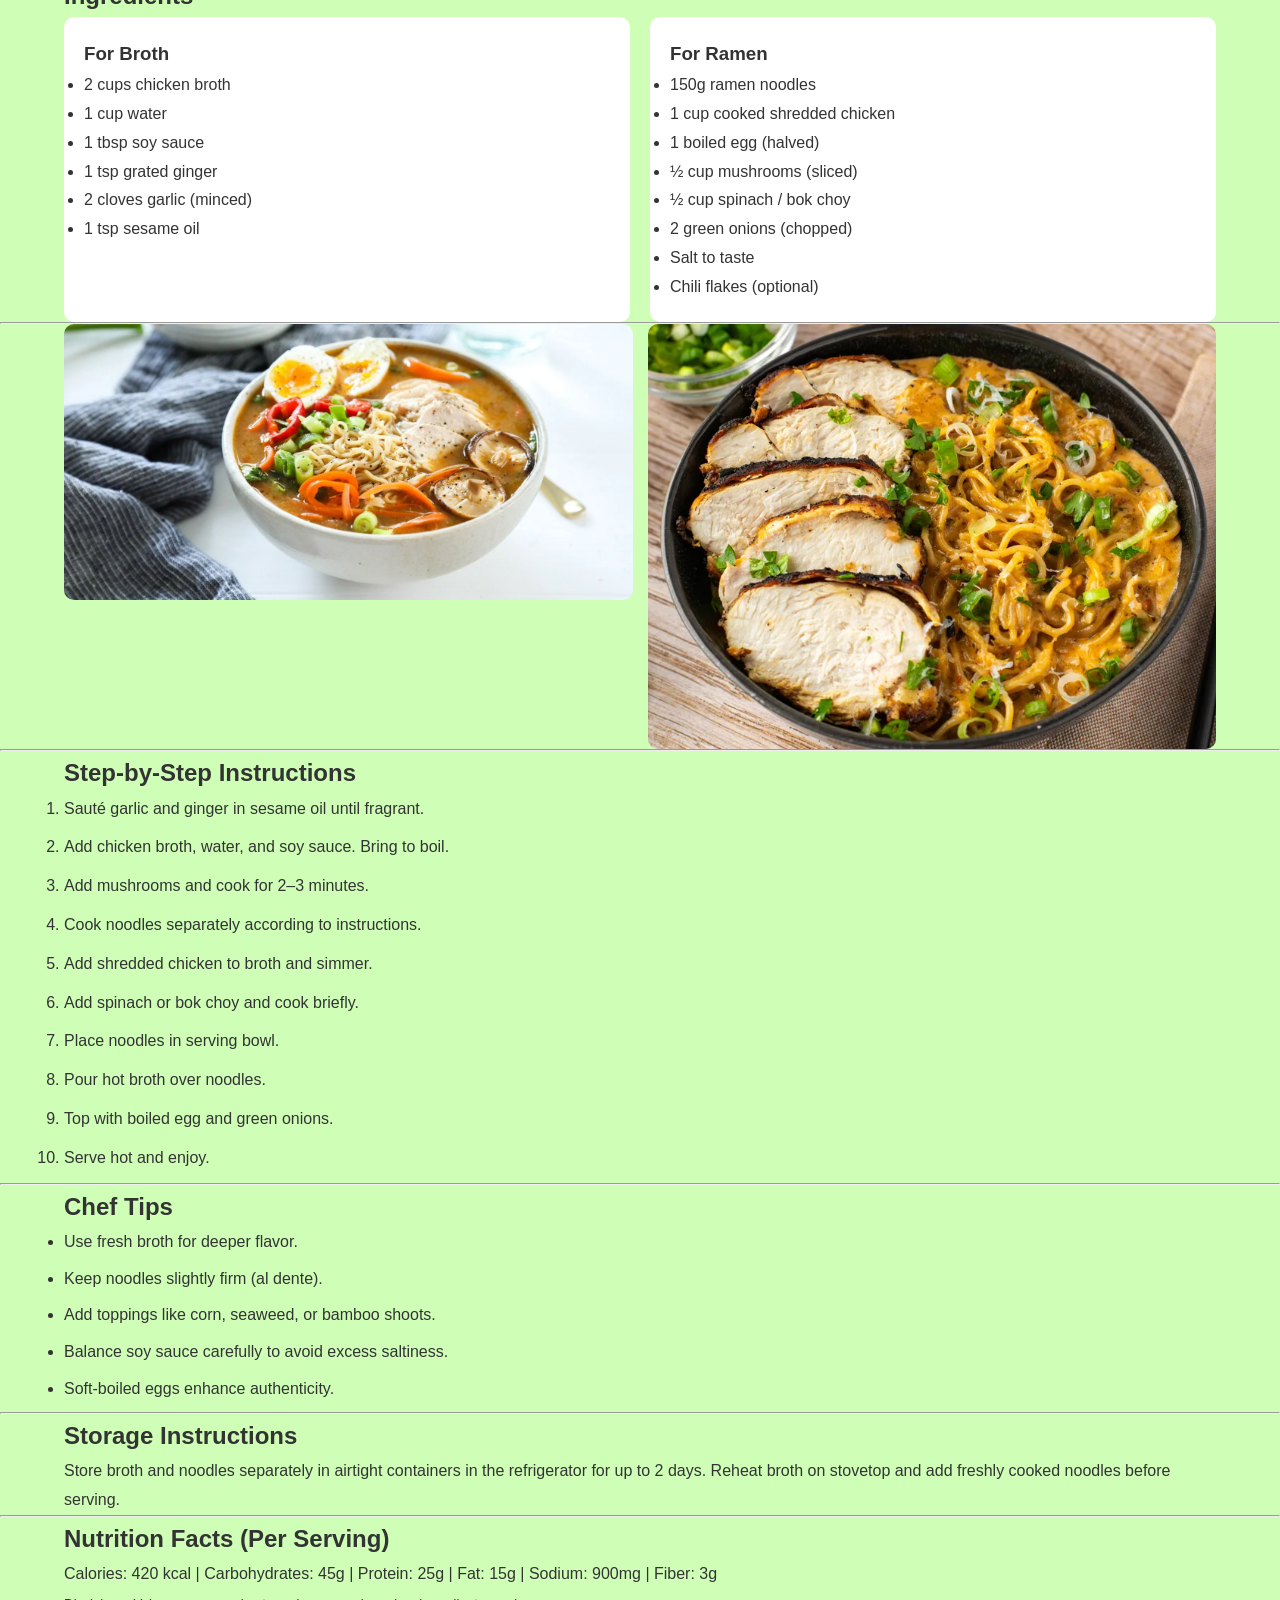
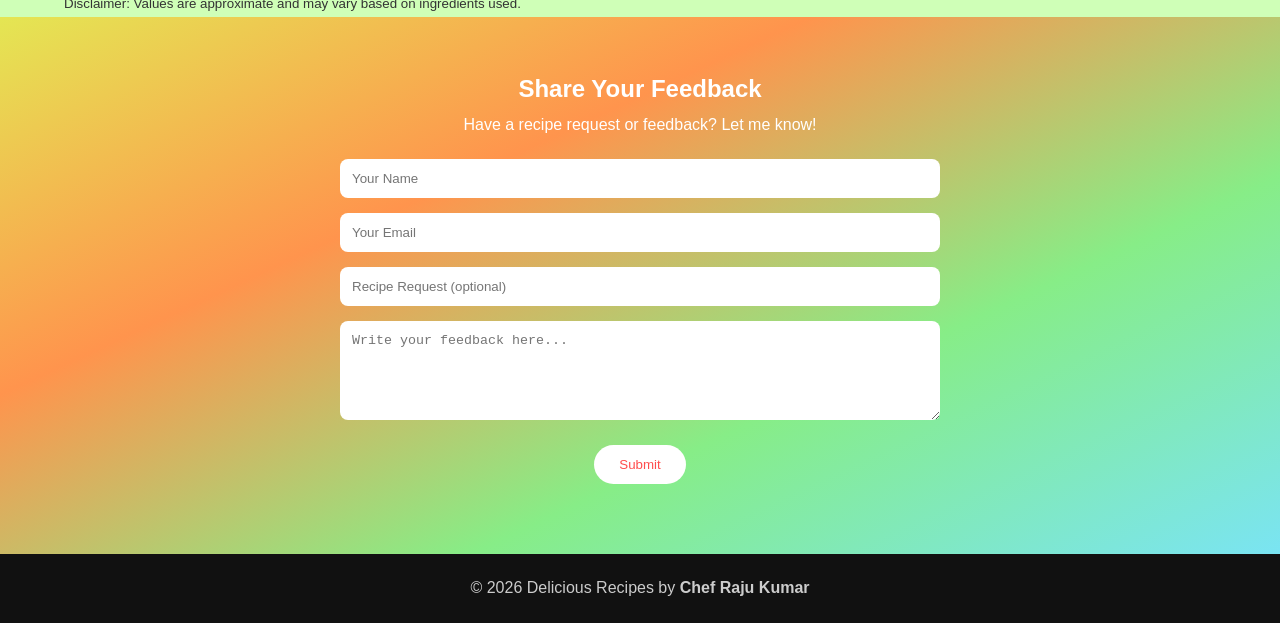
<file: recipe5.html>
<!DOCTYPE html>
<html lang="en">

<head>
    <meta charset="UTF-8">
    <meta name="viewport" content="width=device-width, initial-scale=1.0">
    <title>Chicken Ramen</title>
    <link rel="stylesheet" href="css/styles.css">
</head>

<body>

    <header class="main-header">
        <div class="container">
            <li><h1><a href="index.html" class="logo"> 🍽 R.K KITCHEN</a></h1></li>
            <nav class="navbar">
                <ul class="nav-links">
                    <li><a href="index.html">Home</a></li>
                    <li><a href="recipe1.html">Butter Paneer Masala</a></li>
                    <li><a href="recipe2.html">Butter Chicken Masala</a></li>
                    <li><a href="recipe3.html">Litti Chokha</a></li>
                    <li><a href="recipe4.html">Chocolate Cake</a></li>
                    <li><a href="recipe5.html" class="active">Ramen Noodles</a></li>
                </ul>
            </nav>
        </div>
    </header>

    <section class="recipe-hero">
        <div class="container">
            <h1 class="recipe-title">Ramen Noodles</h1>
            <p class="nonveg-tag">🥗 Non-Vegetarian | Snacks/Main Course</p>
            <p class="recipe-tagline">A warm, comforting bowl of rich broth, tender chicken, and flavorful noodles</p>
            <img src="images/RA1.jpg" alt="Ramen Noodles" class="hero-image">
        </div>
    </section>

    <section class="recipe-meta">
        <div class="container meta-grid">
            <div class="meta-box">
                <h3>🍽 Servings</h3>
                <p>2-3 People</p>
            </div>
            <div class="meta-box">
                <h3>⏱ Preparation Time</h3>
                <p>30 Minutes</p>
            </div>
            <div class="meta-box">
                <h3>🔥 Difficulty</h3>
                <p>Medium</p>
            </div>
            <div class="meta-box">
    <h3>🥗 Category</h3>
    <p class="nonveg-tag">Non-Vegetarian</p>
</div>
        </div>
    </section>

    <section class="recipe-description">
        <div class="container">
            <p>
                <strong>Chicken Ramen</strong> is a classic Japanese noodle soup known for its rich umami broth,
                tender chicken, and perfectly cooked noodles. This dish combines warmth, nutrition, and flavor
                in one bowl, making it ideal for both comfort meals and quick dinners.
            </p>
        </div>
    </section>

    <hr>


    <section class="ingredients-section">
        <div class="container">
            <h2>Ingredients</h2>

            <div class="ingredients-grid">

                <div class="ingredients-card">
                    <h3>For Broth</h3>
                    <ul>
                        <li>2 cups chicken broth</li>
                        <li>1 cup water</li>
                        <li>1 tbsp soy sauce</li>
                        <li>1 tsp grated ginger</li>
                        <li>2 cloves garlic (minced)</li>
                        <li>1 tsp sesame oil</li>
                    </ul>
                </div>

                <div class="ingredients-card">
                    <h3>For Ramen</h3>
                    <ul>
                        <li>150g ramen noodles</li>
                        <li>1 cup cooked shredded chicken</li>
                        <li>1 boiled egg (halved)</li>
                        <li>½ cup mushrooms (sliced)</li>
                        <li>½ cup spinach / bok choy</li>
                        <li>2 green onions (chopped)</li>
                        <li>Salt to taste</li>
                        <li>Chili flakes (optional)</li>
                    </ul>
                </div>

            </div>
        </div>
    </section>

    <hr>

    <section class="recipe-gallery">
        <div class="container gallery-grid">
            <img src="images/RA2.jpg" alt="Ramen Close View">
            <img src="images/RA3.jpg" alt="Ramen Bowl">
        </div>
    </section>

    <hr>

    <section class="instructions-section">
        <div class="container">
            <h2>Step-by-Step Instructions</h2>

            <ol class="steps">
                <li>Sauté garlic and ginger in sesame oil until fragrant.</li>
                <li>Add chicken broth, water, and soy sauce. Bring to boil.</li>
                <li>Add mushrooms and cook for 2–3 minutes.</li>
                <li>Cook noodles separately according to instructions.</li>
                <li>Add shredded chicken to broth and simmer.</li>
                <li>Add spinach or bok choy and cook briefly.</li>
                <li>Place noodles in serving bowl.</li>
                <li>Pour hot broth over noodles.</li>
                <li>Top with boiled egg and green onions.</li>
                <li>Serve hot and enjoy.</li>
            </ol>
        </div>
    </section>

    <hr>

    <section class="tips-section">
        <div class="container">
            <h2>Chef Tips</h2>
            <ul class="tips-list">
                <li>Use fresh broth for deeper flavor.</li>
                <li>Keep noodles slightly firm (al dente).</li>
                <li>Add toppings like corn, seaweed, or bamboo shoots.</li>
                <li>Balance soy sauce carefully to avoid excess saltiness.</li>
                <li>Soft-boiled eggs enhance authenticity.</li>
            </ul>
        </div>
    </section>

    <hr>

    <section class="storage-section">
        <div class="container">
            <h2>Storage Instructions</h2>
            <p>
                Store broth and noodles separately in airtight containers in the refrigerator for up to 2 days.
                Reheat broth on stovetop and add freshly cooked noodles before serving.
            </p>
        </div>
    </section>

    <hr>

    <section class="nutrition-section">
        <div class="container">
            <h2>Nutrition Facts (Per Serving)</h2>
            <p>
                Calories: 420 kcal | Carbohydrates: 45g | Protein: 25g | Fat: 15g |
                Sodium: 900mg | Fiber: 3g
            </p>
            <small>
                Disclaimer: Values are approximate and may vary based on ingredients used.
            </small>
        </div>
    </section>
    <section class="feedback-section">
        <div class="container">
            <h2>Share Your Feedback</h2>
            <p>Have a recipe request or feedback? Let me know!</p>

            <form class="feedback-form">
                <div class="form-group">
                    <input type="text" placeholder="Your Name" required>
                </div>

                <div class="form-group">
                    <input type="email" placeholder="Your Email" required>
                </div>

                <div class="form-group">
                    <input type="text" placeholder="Recipe Request (optional)">
                </div>

                <div class="form-group">
                    <textarea rows="5" placeholder="Write your feedback here..." required></textarea>
                </div>

                <button type="submit" class="btn-submit">Submit</button>
            </form>
        </div>
    </section>
    <footer class="main-footer">
        <div class="container">
            <p>© 2026 Delicious Recipes by <strong>Chef Raju Kumar</strong></p>
        </div>
    </footer>

</body>

</html>
</file>
<file: css/styles.css>
* {
    margin: 0;
    padding: 0;
    box-sizing: border-box;
}

body {
    font-family: 'Segoe UI', Tahoma, Geneva, Verdana, sans-serif;
    background: #cfffb7;
    color: #333;
    line-height: 1.8;
}

.container {
    width: 90%;
    max-width: 1200px;
    margin: auto;
}

.main-header {
    background: rgba(255, 255, 255, 0.9);
    backdrop-filter: blur(10px);
    border-bottom: 1px solid #eee;
    position: sticky;
    top: 0;
    z-index: 1000;
}

.logo {
    font-size: 35px;
    font-weight: bold;
    color: #ff0000;
}

.navbar {
    display: flex;
    justify-content: flex-end;
}

.nav-links {
    display: flex;
    list-style: none;
    gap: 20px;
}

.nav-links a {
    text-decoration: none;
    font-family: Arial, Helvetica, sans-serif;
    color: #333;
    font-weight: 500;
    padding: 6px 10px;
    transition: 0.3s;
}

.nav-links a:hover,
.nav-links .active {
    color: #fff;
    background: #ff4d4d;
    border-radius: 20px;
}

.hero {
    background: linear-gradient(rgba(0, 0, 0, 0.6), rgba(0, 0, 0, 0.6)),
        url('../images/hero.jpg') center/cover;
    color: #fff;
    padding: 120px 20px;
    text-align: center;
}

.hero-title {
    font-size: 48px;
    margin-bottom: 15px;
}

.hero-text {
    font-size: 18px;
    margin-bottom: 20px;
}

.btn {
    background: #ff4d4d;
    color: #fff;
    padding: 12px 25px;
    text-decoration: none;
    border-radius: 25px;
    transition: 0.3s;
}

.btn:hover {
    background: #e60000;
}

.card-container {
    display: grid;
    grid-template-columns: repeat(auto-fit, minmax(250px, 1fr));
    gap: 25px;
    margin-top: 30px;
}

.card {
    background: #fff;
    border-radius: 15px;
    overflow: hidden;
    box-shadow: 0 10px 25px rgba(0, 0, 0, 0.08);
    transition: 0.3s;
}

.card:hover {
    transform: translateY(-8px);
}

.card img {
    width: 100%;
    height: 200px;
    object-fit: cover;
}

.card-content {
    padding: 20px;
}

.btn-card {
    display: inline-block;
    margin-top: 10px;
    background: #ff4d4d;
    color: #fff;
    padding: 8px 18px;
    border-radius: 20px;
    text-decoration: none;
}

.recipe-hero {
    text-align: center;
    padding: 40px 0;
}

.hero-image {
    width: 100%;
    max-width: 700px;
    border-radius: 15px;
    margin-top: 20px;
}

.meta-grid {
    display: flex;
    gap: 20px;
    justify-content: center;
    margin: 20px 0;
}

.meta-box {
    background: #fff;
    padding: 15px;
    border-radius: 10px;
    text-align: center;
    box-shadow: 0 5px 15px rgba(0, 0, 0, 0.05);
}

.ingredients-grid {
    display: grid;
    grid-template-columns: repeat(auto-fit, minmax(250px, 1fr));
    gap: 20px;
}

.ingredients-card {
    background: #fff;
    padding: 20px;
    border-radius: 10px;
}

.gallery-grid {
    display: grid;
    grid-template-columns: repeat(auto-fit, minmax(250px, 1fr));
    gap: 15px;
}

.gallery-grid img {
    width: 100%;
    border-radius: 10px;
}

.steps li {
    margin-bottom: 10px;
}

.tips-list li {
    margin-bottom: 8px;
}

.feedback-section {
    background: linear-gradient(155deg, #e4e653, #ff944d, rgb(135, 237, 135), rgb(122, 228, 243));
    padding: 50px 20px;
    color: #fff;
    text-align: center;
}

.feedback-form {
    max-width: 600px;
    margin: 20px auto;
}

.form-group {
    margin-bottom: 15px;
}

.feedback-form input,
.feedback-form textarea {
    width: 100%;
    padding: 12px;
    border: none;
    border-radius: 8px;
    outline: none;
}

.btn-submit {
    background: #fff;
    color: #ff4d4d;
    padding: 12px 25px;
    border: none;
    border-radius: 25px;
    cursor: pointer;
    transition: 0.3s;
}

.btn-submit:hover {
    background: #ffe6e6;
}

.main-footer {
    background: #111;
    color: #ccc;
    text-align: center;
    padding: 20px;
}

.tag{
    padding:5px 12px;
    border-radius:20px;
    font-size:14px;
    font-weight:600;
}

.veg-tag{
    background:#2ecc71;
    color:white;
}

.nonveg-tag{
    background:#f22a14;
    color:white;
}
</file>
